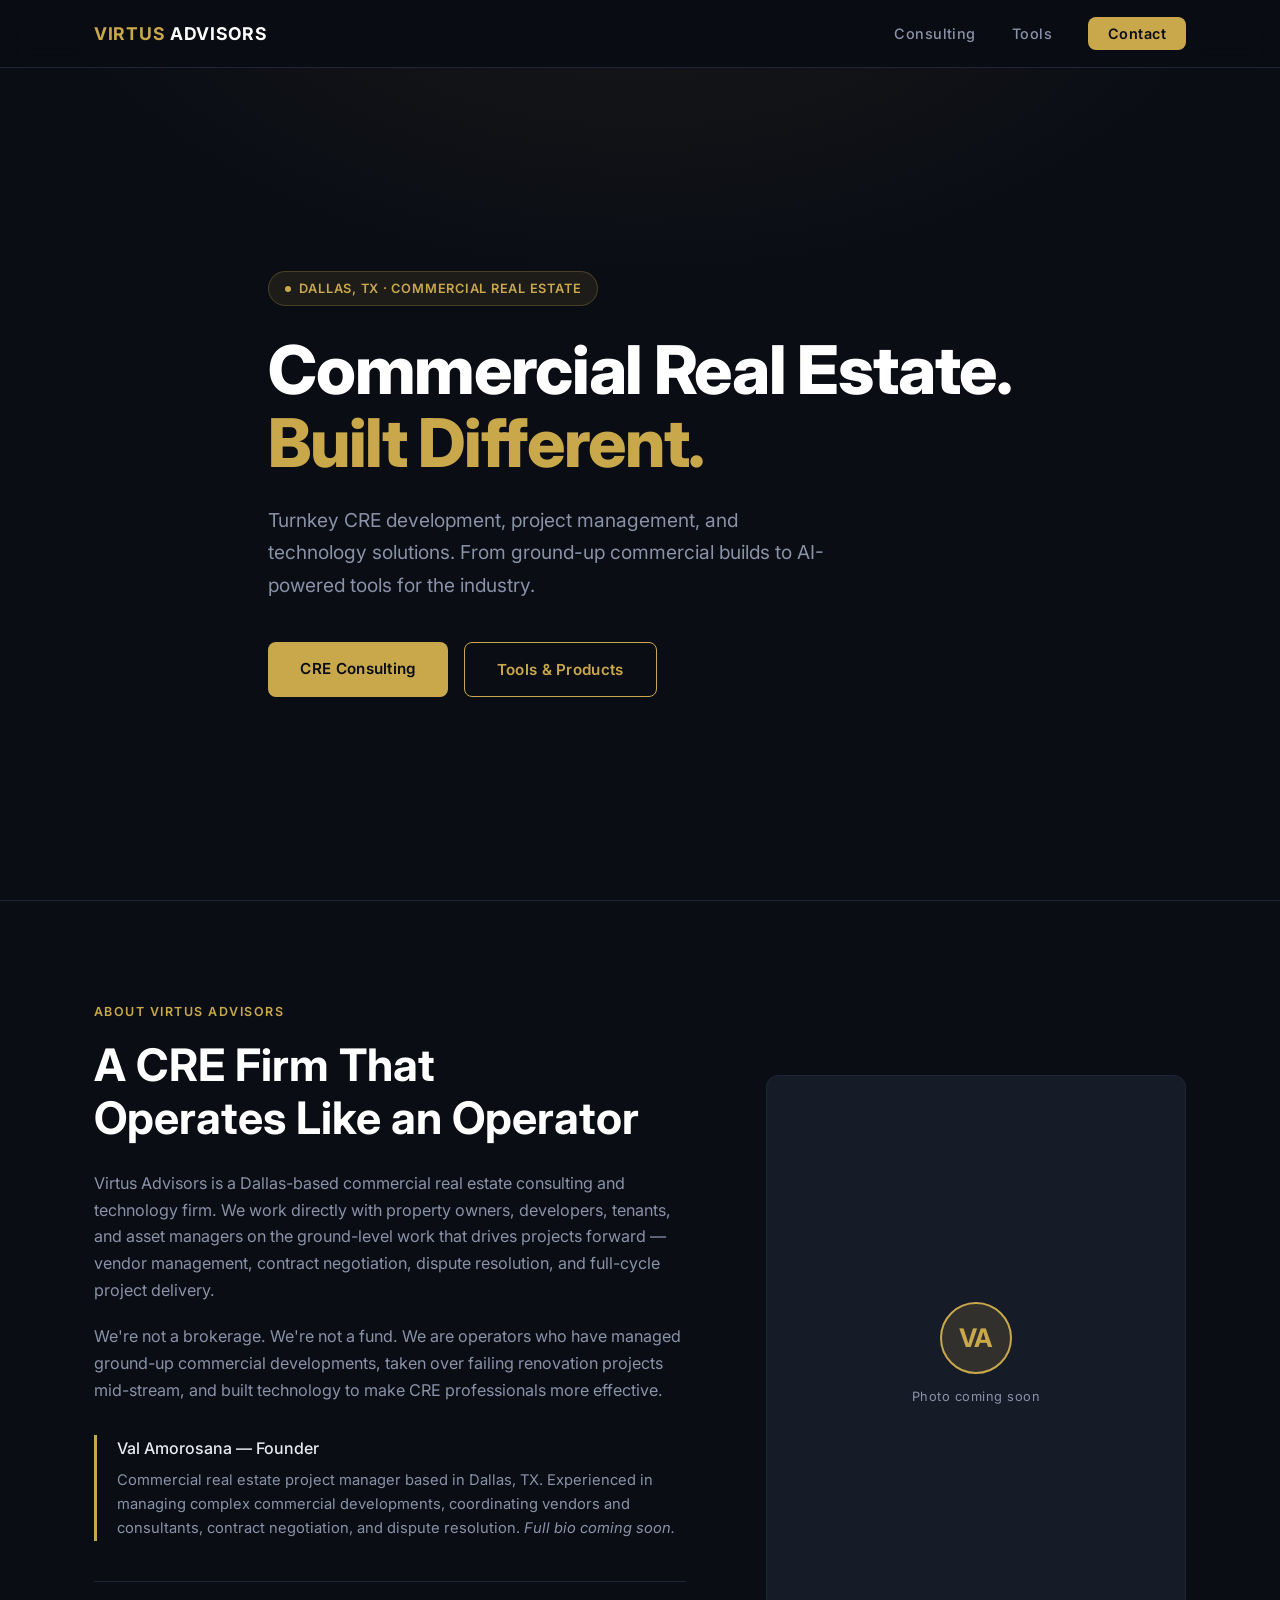
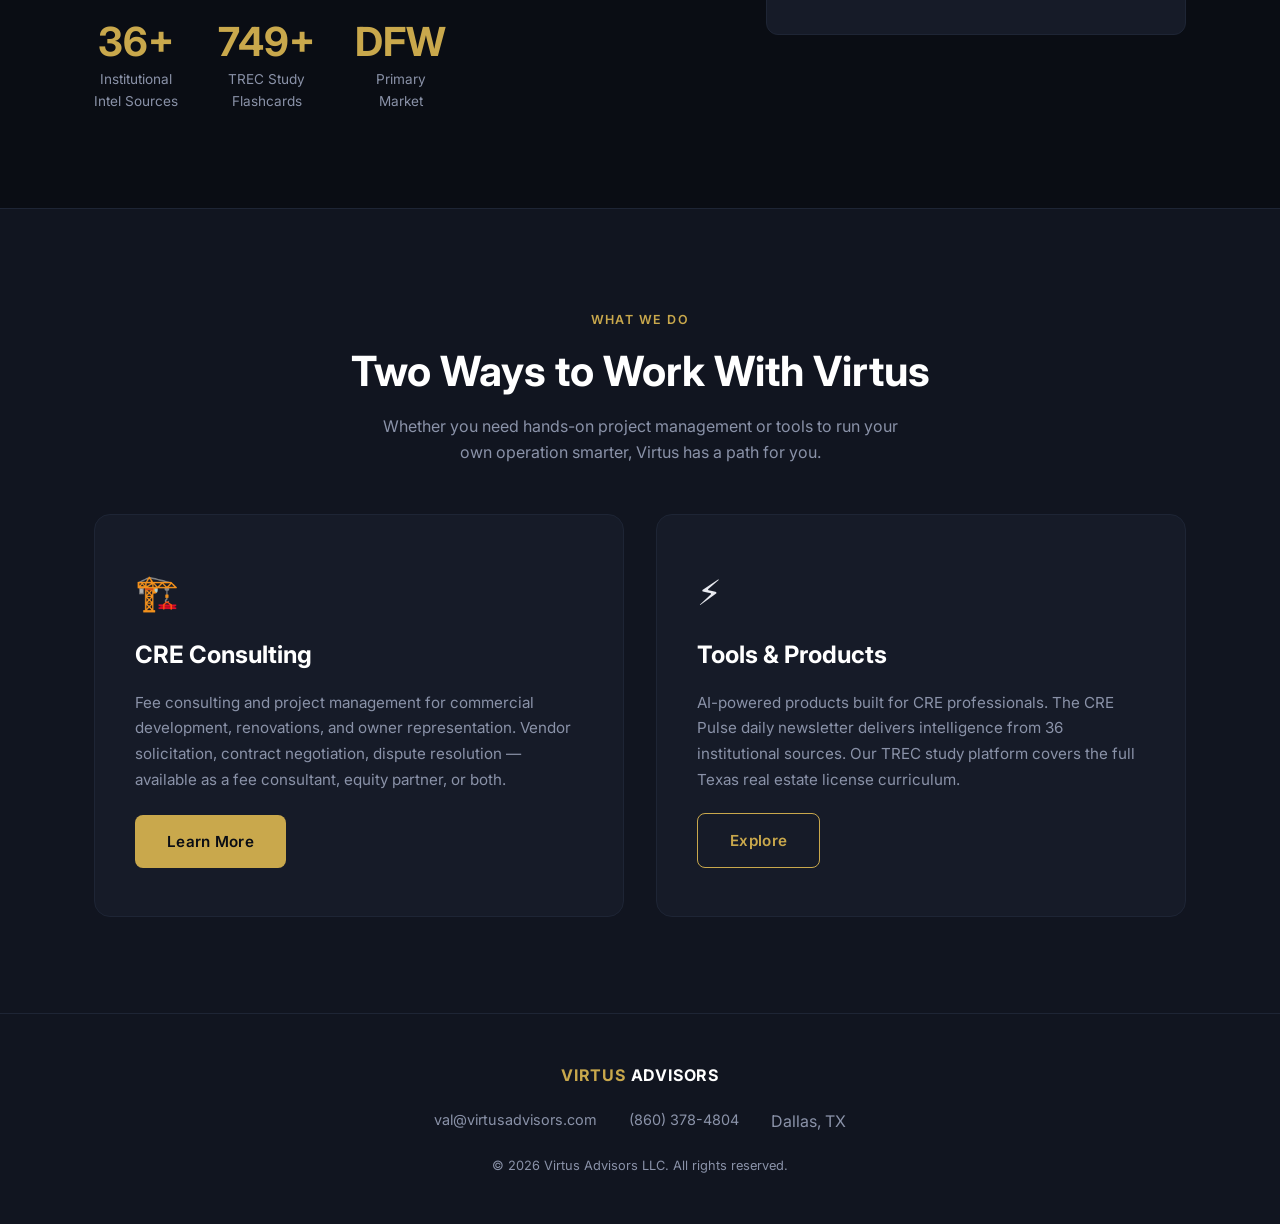
<file: index.html>
<!DOCTYPE html>
<html lang="en">
<head>
  <meta charset="UTF-8" />
  <meta name="viewport" content="width=device-width, initial-scale=1.0" />
  <title>Virtus Advisors — Commercial Real Estate. Built Different.</title>
  <meta name="description" content="Virtus Advisors is a Dallas-based CRE consulting and technology firm offering turnkey development, project management, and AI-powered tools for the commercial real estate industry." />
  <link rel="icon" href="data:image/svg+xml,<svg xmlns='http://www.w3.org/2000/svg' viewBox='0 0 32 32'><rect width='32' height='32' rx='6' fill='%230a0d14'/><text x='50%25' y='50%25' dominant-baseline='central' text-anchor='middle' font-family='system-ui,sans-serif' font-weight='700' font-size='18' fill='%23c9a84c'>VA</text></svg>" />
  <link rel="preconnect" href="https://fonts.googleapis.com" />
  <link rel="preconnect" href="https://fonts.gstatic.com" crossorigin />
  <link href="https://fonts.googleapis.com/css2?family=Inter:wght@400;500;600;700;800&display=swap" rel="stylesheet" />
  <link rel="stylesheet" href="styles.css" />
  <style>
    /* ---- Hero ---- */
    .hero {
      min-height: 100vh;
      display: flex;
      align-items: center;
      background:
        radial-gradient(ellipse 70% 60% at 50% -10%, rgba(201,168,76,0.08) 0%, transparent 70%),
        var(--bg);
      padding-top: var(--nav-h);
    }

    .hero-inner {
      max-width: 820px;
    }

    .hero-label {
      display: inline-flex;
      align-items: center;
      gap: 8px;
      background: rgba(201,168,76,0.1);
      border: 1px solid rgba(201,168,76,0.25);
      border-radius: 20px;
      padding: 6px 16px;
      font-size: 0.8rem;
      font-weight: 600;
      color: var(--gold);
      letter-spacing: 0.06em;
      text-transform: uppercase;
      margin-bottom: 28px;
    }
    .hero-label::before {
      content: '';
      width: 6px;
      height: 6px;
      border-radius: 50%;
      background: var(--gold);
    }

    .hero h1 {
      font-size: clamp(2.6rem, 6vw, 4.2rem);
      font-weight: 800;
      line-height: 1.08;
      margin-bottom: 24px;
      letter-spacing: -0.02em;
    }

    .hero h1 em {
      font-style: normal;
      color: var(--gold);
    }

    .hero-sub {
      font-size: clamp(1rem, 2.5vw, 1.2rem);
      color: var(--text-muted);
      max-width: 560px;
      margin-bottom: 40px;
      line-height: 1.7;
    }

    .hero-actions {
      display: flex;
      gap: 16px;
      flex-wrap: wrap;
    }

    .hero-scroll {
      position: absolute;
      bottom: 40px;
      left: 50%;
      transform: translateX(-50%);
      display: flex;
      flex-direction: column;
      align-items: center;
      gap: 8px;
      color: var(--text-muted);
      font-size: 0.78rem;
      letter-spacing: 0.06em;
      text-transform: uppercase;
      cursor: pointer;
      animation: bounce 2s infinite;
    }
    .hero-scroll::after {
      content: '';
      width: 1px;
      height: 40px;
      background: linear-gradient(to bottom, var(--text-muted), transparent);
    }
    @keyframes bounce {
      0%, 100% { transform: translateX(-50%) translateY(0); }
      50% { transform: translateX(-50%) translateY(6px); }
    }

    /* ---- About ---- */
    .about-grid {
      display: grid;
      grid-template-columns: 1fr 420px;
      gap: 80px;
      align-items: center;
    }

    .headshot-placeholder {
      width: 100%;
      aspect-ratio: 3/4;
      background: var(--bg-card);
      border: 1px solid var(--border);
      border-radius: 12px;
      display: flex;
      flex-direction: column;
      align-items: center;
      justify-content: center;
      gap: 12px;
      color: var(--text-muted);
    }
    .headshot-placeholder .initials {
      width: 72px;
      height: 72px;
      border-radius: 50%;
      background: var(--gold-dim);
      border: 2px solid var(--gold);
      display: flex;
      align-items: center;
      justify-content: center;
      font-size: 1.6rem;
      font-weight: 700;
      color: var(--gold);
    }
    .headshot-placeholder p {
      font-size: 0.8rem;
      letter-spacing: 0.04em;
    }

    .about-content h2 {
      font-size: clamp(1.8rem, 4vw, 2.8rem);
      margin-bottom: 24px;
    }
    .about-content p {
      color: var(--text-muted);
      margin-bottom: 20px;
      font-size: 1.01rem;
    }

    .about-stats {
      display: flex;
      gap: 40px;
      margin-top: 40px;
      padding-top: 40px;
      border-top: 1px solid var(--border);
    }

    @media (max-width: 900px) {
      .about-grid {
        grid-template-columns: 1fr;
        gap: 48px;
      }
      .headshot-placeholder {
        aspect-ratio: 16/9;
        max-height: 280px;
      }
    }

    /* ---- CTA Cards ---- */
    .cta-section {
      background: var(--bg-surface);
    }

    .cta-grid {
      display: grid;
      grid-template-columns: 1fr 1fr;
      gap: 32px;
      margin-top: 48px;
    }

    .cta-card {
      background: var(--bg-card);
      border: 1px solid var(--border);
      border-radius: 16px;
      padding: 48px 40px;
      display: flex;
      flex-direction: column;
      align-items: flex-start;
      gap: 20px;
      transition: all var(--transition);
      position: relative;
      overflow: hidden;
    }
    .cta-card::before {
      content: '';
      position: absolute;
      top: 0;
      left: 0;
      right: 0;
      height: 3px;
      background: var(--gold);
      opacity: 0;
      transition: opacity var(--transition);
    }
    .cta-card:hover {
      border-color: rgba(201,168,76,0.3);
      transform: translateY(-4px);
      box-shadow: 0 16px 48px rgba(0,0,0,0.5);
    }
    .cta-card:hover::before { opacity: 1; }

    .cta-icon {
      font-size: 2.2rem;
    }

    .cta-card h3 {
      font-size: 1.5rem;
    }

    .cta-card p {
      color: var(--text-muted);
      font-size: 0.95rem;
      flex: 1;
      line-height: 1.7;
    }

    @media (max-width: 640px) {
      .cta-grid { grid-template-columns: 1fr; }
      .cta-card { padding: 36px 28px; }
    }
  </style>
</head>
<body>

  <!-- Navigation -->
  <nav class="nav" role="navigation" aria-label="Main navigation">
    <div class="nav-inner">
      <a href="index.html" class="nav-brand"><span>Virtus</span> Advisors</a>
      <button class="nav-toggle" aria-label="Toggle menu" aria-expanded="false">
        <span></span><span></span><span></span>
      </button>
      <ul class="nav-links">
        <li><a href="consulting.html">Consulting</a></li>
        <li><a href="tools.html">Tools</a></li>
        <li><a href="contact.html" class="nav-cta">Contact</a></li>
      </ul>
    </div>
  </nav>

  <!-- Hero -->
  <section class="hero" id="top">
    <div class="container" style="position:relative;">
      <div class="hero-inner">
        <div class="hero-label">Dallas, TX · Commercial Real Estate</div>
        <h1>Commercial Real Estate.<br /><em>Built Different.</em></h1>
        <p class="hero-sub">
          Turnkey CRE development, project management, and technology solutions.
          From ground-up commercial builds to AI-powered tools for the industry.
        </p>
        <div class="hero-actions">
          <a href="consulting.html" class="btn btn-primary">CRE Consulting</a>
          <a href="tools.html" class="btn btn-outline">Tools &amp; Products</a>
        </div>
      </div>
    </div>
  </section>

  <div class="divider"></div>

  <!-- About -->
  <section class="section" id="about">
    <div class="container">
      <div class="about-grid">

        <div class="about-content">
          <div class="eyebrow">About Virtus Advisors</div>
          <h2>A CRE Firm That<br />Operates Like an Operator</h2>
          <p>
            Virtus Advisors is a Dallas-based commercial real estate consulting and technology firm.
            We work directly with property owners, developers, tenants, and asset managers on the
            ground-level work that drives projects forward — vendor management, contract negotiation,
            dispute resolution, and full-cycle project delivery.
          </p>
          <p>
            We're not a brokerage. We're not a fund. We are operators who have managed ground-up
            commercial developments, taken over failing renovation projects mid-stream, and built
            technology to make CRE professionals more effective.
          </p>

          <div class="highlight-bar mt-32" style="margin-top:32px;">
            <p style="font-size:1rem; color: var(--text); font-weight:500; margin-bottom:6px;">Val Amorosana — Founder</p>
            <p style="color: var(--text-muted); font-size:0.92rem; margin-bottom:0;">
              Commercial real estate project manager based in Dallas, TX. Experienced in managing
              complex commercial developments, coordinating vendors and consultants, contract
              negotiation, and dispute resolution. <em style="color:var(--text-muted);">Full bio coming soon.</em>
            </p>
          </div>

          <div class="about-stats">
            <div class="stat-block">
              <div class="stat-num">36+</div>
              <div class="stat-label">Institutional<br />Intel Sources</div>
            </div>
            <div class="stat-block">
              <div class="stat-num">749+</div>
              <div class="stat-label">TREC Study<br />Flashcards</div>
            </div>
            <div class="stat-block">
              <div class="stat-num">DFW</div>
              <div class="stat-label">Primary<br />Market</div>
            </div>
          </div>
        </div>

        <div class="headshot-placeholder">
          <div class="initials">VA</div>
          <p>Photo coming soon</p>
        </div>

      </div>
    </div>
  </section>

  <div class="divider"></div>

  <!-- Two-Path CTA -->
  <section class="section cta-section" id="services">
    <div class="container">
      <div class="text-center">
        <div class="eyebrow">What We Do</div>
        <h2 style="font-size: clamp(1.8rem, 4vw, 2.6rem);">Two Ways to Work With Virtus</h2>
        <p style="color: var(--text-muted); max-width: 540px; margin: 16px auto 0; font-size: 1rem;">
          Whether you need hands-on project management or tools to run your own operation smarter,
          Virtus has a path for you.
        </p>
      </div>

      <div class="cta-grid">

        <div class="cta-card">
          <div class="cta-icon">🏗️</div>
          <h3>CRE Consulting</h3>
          <p>
            Fee consulting and project management for commercial development, renovations,
            and owner representation. Vendor solicitation, contract negotiation, dispute
            resolution — available as a fee consultant, equity partner, or both.
          </p>
          <a href="consulting.html" class="btn btn-primary">Learn More</a>
        </div>

        <div class="cta-card">
          <div class="cta-icon">⚡</div>
          <h3>Tools &amp; Products</h3>
          <p>
            AI-powered products built for CRE professionals. The CRE Pulse daily newsletter
            delivers intelligence from 36 institutional sources. Our TREC study platform
            covers the full Texas real estate license curriculum.
          </p>
          <a href="tools.html" class="btn btn-outline">Explore</a>
        </div>

      </div>
    </div>
  </section>

  <!-- Footer -->
  <footer class="footer">
    <div class="container">
      <div class="footer-inner">
        <div class="footer-brand"><span>Virtus</span> Advisors</div>
        <div class="footer-contact">
          <a href="mailto:val@virtusadvisors.com">val@virtusadvisors.com</a>
          <a href="tel:+18603784804">(860) 378-4804</a>
          <span style="color:var(--text-muted);">Dallas, TX</span>
        </div>
        <div class="footer-copy">
          &copy; 2026 Virtus Advisors LLC. All rights reserved.
        </div>
      </div>
    </div>
  </footer>

  <script>
    // Mobile nav toggle
    const toggle = document.querySelector('.nav-toggle');
    const links  = document.querySelector('.nav-links');
    toggle.addEventListener('click', () => {
      const open = links.classList.toggle('open');
      toggle.classList.toggle('open', open);
      toggle.setAttribute('aria-expanded', open);
    });
    // Close on link click
    links.querySelectorAll('a').forEach(a => {
      a.addEventListener('click', () => {
        links.classList.remove('open');
        toggle.classList.remove('open');
        toggle.setAttribute('aria-expanded', false);
      });
    });
    // Active nav
    document.querySelectorAll('.nav-links a').forEach(a => {
      if (a.getAttribute('href') === 'index.html' || a.getAttribute('href') === '/') {
        a.classList.add('active');
      }
    });
  </script>
</body>
</html>
</file>
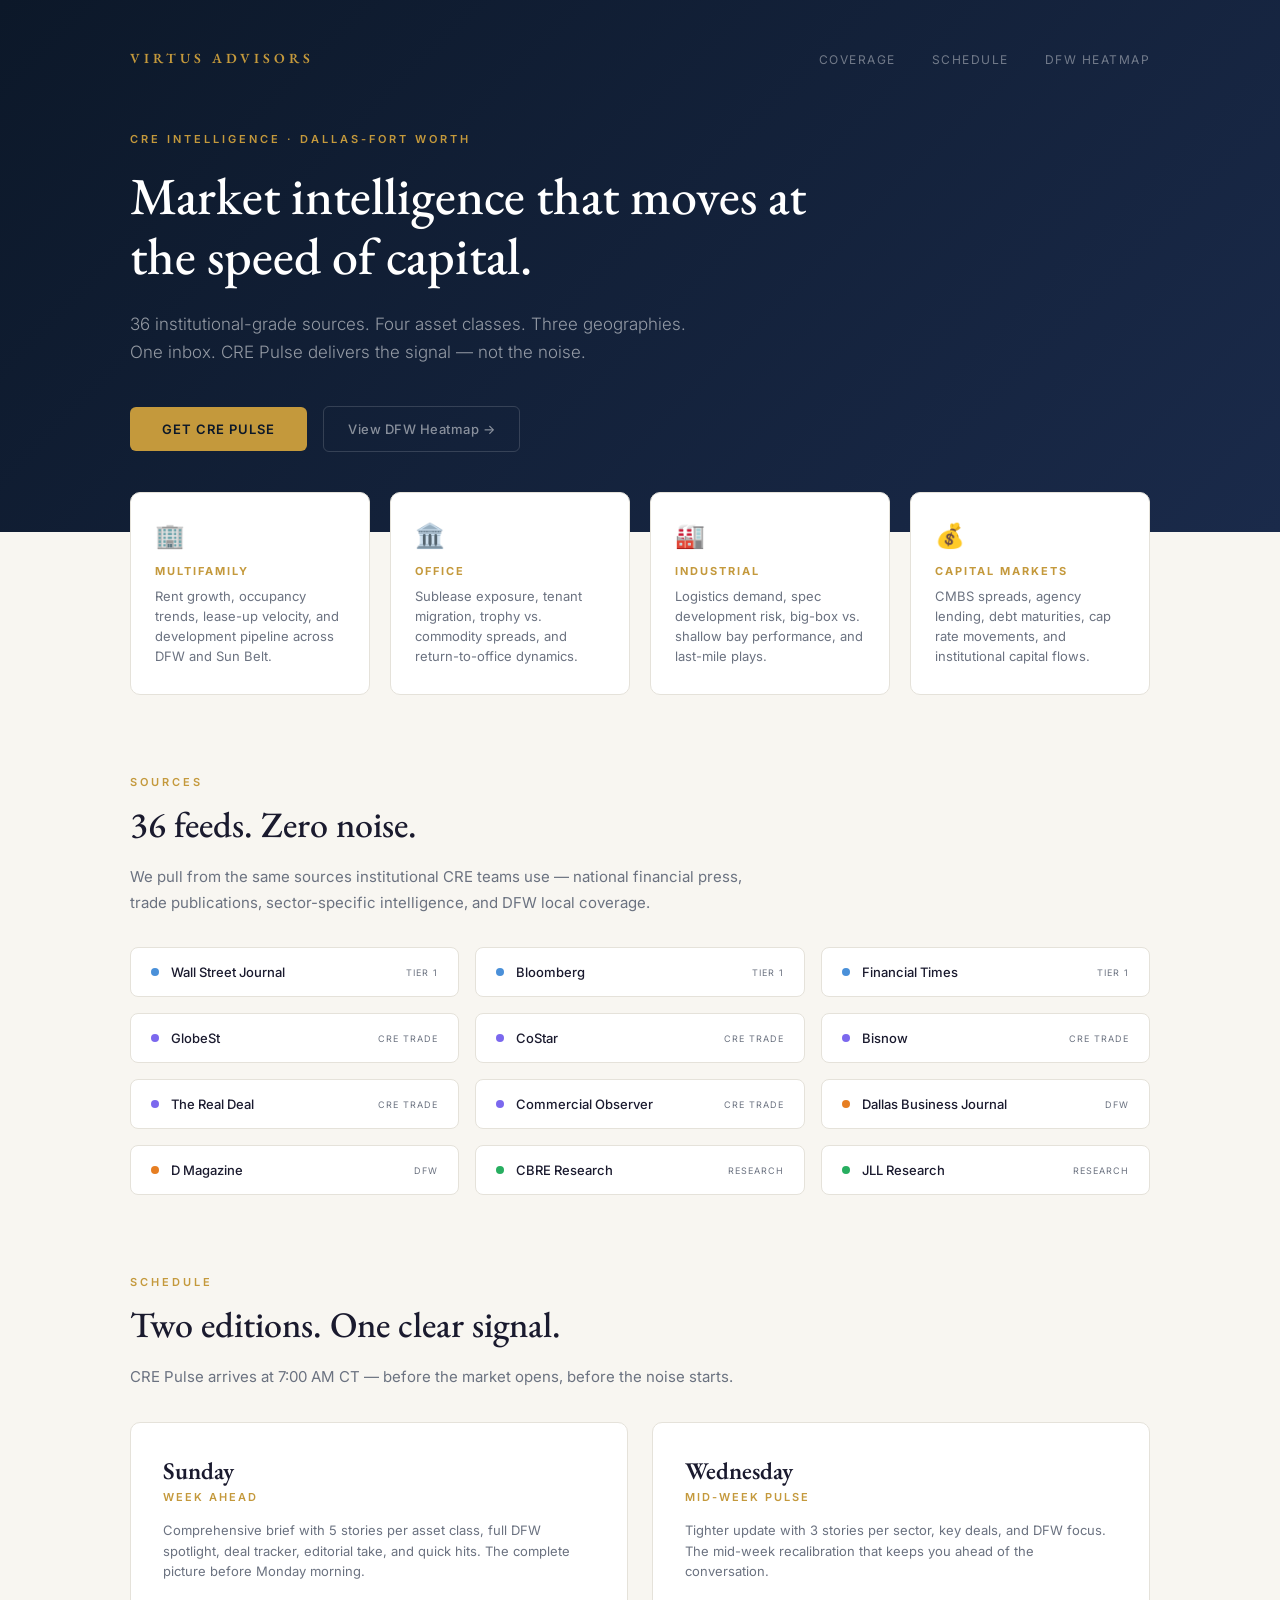
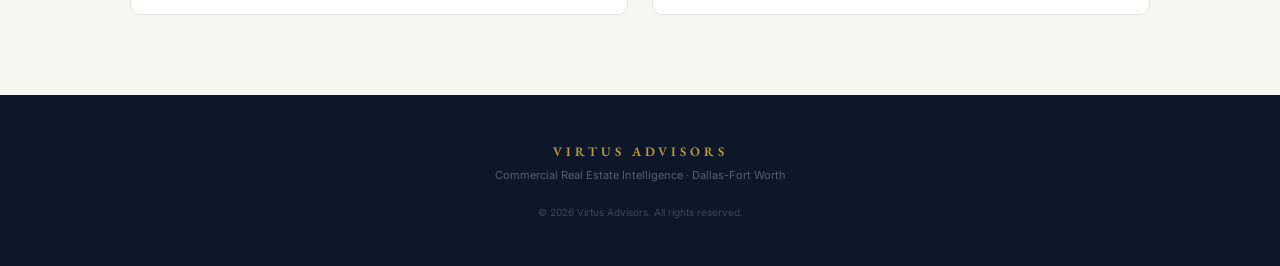
<file: website/index.html>
<!DOCTYPE html>
<html lang="en">
<head>
<meta charset="utf-8">
<meta name="viewport" content="width=device-width, initial-scale=1.0">
<title>Virtus Advisors — CRE Intelligence</title>
<meta name="description" content="DFW-focused commercial real estate intelligence. Multifamily, Office, Industrial, and Capital Markets analysis delivered to your inbox.">
<link rel="preconnect" href="https://fonts.googleapis.com">
<link href="https://fonts.googleapis.com/css2?family=EB+Garamond:wght@400;500;600;700&family=Inter:wght@300;400;500;600;700&display=swap" rel="stylesheet">
<style>
  :root {
    --navy: #0C1829;
    --navy-light: #1A2A4A;
    --gold: #C4993C;
    --gold-light: rgba(196,153,60,0.15);
    --cream: #F8F6F1;
    --white: #FFFFFF;
    --text: #1A1A2E;
    --text-muted: #6B7280;
    --border: #E5E2DA;
  }

  * { margin: 0; padding: 0; box-sizing: border-box; }
  
  body {
    font-family: 'Inter', sans-serif;
    background: var(--cream);
    color: var(--text);
    -webkit-font-smoothing: antialiased;
  }

  /* ── HEADER ── */
  header {
    background: linear-gradient(135deg, var(--navy) 0%, var(--navy-light) 100%);
    padding: 0;
  }

  .header-inner {
    max-width: 1100px;
    margin: 0 auto;
    padding: 48px 40px 80px;
  }

  .logo-bar {
    display: flex;
    justify-content: space-between;
    align-items: center;
    margin-bottom: 64px;
  }

  .logo {
    font-family: 'EB Garamond', serif;
    font-size: 14px;
    letter-spacing: 4px;
    color: var(--gold);
    font-weight: 600;
  }

  .nav-links a {
    font-size: 12px;
    letter-spacing: 1.5px;
    color: rgba(255,255,255,0.4);
    text-decoration: none;
    margin-left: 32px;
    transition: color 0.2s;
  }
  .nav-links a:hover { color: var(--gold); }

  .hero-content {
    max-width: 680px;
  }

  .hero-tag {
    font-size: 11px;
    letter-spacing: 3px;
    color: var(--gold);
    font-weight: 600;
    margin-bottom: 20px;
  }

  h1 {
    font-family: 'EB Garamond', serif;
    font-size: 52px;
    font-weight: 500;
    color: var(--white);
    line-height: 1.15;
    margin-bottom: 24px;
  }

  .hero-sub {
    font-size: 17px;
    line-height: 1.65;
    color: rgba(255,255,255,0.55);
    font-weight: 300;
    max-width: 560px;
    margin-bottom: 40px;
  }

  .cta-row {
    display: flex;
    gap: 16px;
    align-items: center;
    flex-wrap: wrap;
  }

  .btn-primary {
    display: inline-block;
    background: var(--gold);
    color: var(--navy);
    font-size: 13px;
    font-weight: 600;
    letter-spacing: 1px;
    padding: 14px 32px;
    border-radius: 6px;
    text-decoration: none;
    transition: all 0.2s;
  }
  .btn-primary:hover { background: #D4A94C; transform: translateY(-1px); }

  .btn-ghost {
    display: inline-block;
    color: rgba(255,255,255,0.5);
    font-size: 13px;
    font-weight: 500;
    letter-spacing: 0.5px;
    padding: 14px 24px;
    border: 1px solid rgba(255,255,255,0.15);
    border-radius: 6px;
    text-decoration: none;
    transition: all 0.2s;
  }
  .btn-ghost:hover { border-color: var(--gold); color: var(--gold); }

  /* ── FEATURES ── */
  .features {
    max-width: 1100px;
    margin: -40px auto 0;
    padding: 0 40px;
    display: grid;
    grid-template-columns: repeat(4, 1fr);
    gap: 20px;
  }

  .feature-card {
    background: var(--white);
    border-radius: 10px;
    padding: 28px 24px;
    border: 1px solid var(--border);
    transition: transform 0.2s, box-shadow 0.2s;
  }
  .feature-card:hover {
    transform: translateY(-3px);
    box-shadow: 0 8px 24px rgba(12,24,41,0.08);
  }

  .feature-icon {
    font-size: 24px;
    margin-bottom: 14px;
  }

  .feature-title {
    font-size: 11px;
    letter-spacing: 2px;
    color: var(--gold);
    font-weight: 700;
    margin-bottom: 8px;
  }

  .feature-desc {
    font-size: 13px;
    line-height: 1.55;
    color: var(--text-muted);
  }

  /* ── BODY SECTIONS ── */
  .section {
    max-width: 1100px;
    margin: 80px auto;
    padding: 0 40px;
  }

  .section-label {
    font-size: 11px;
    letter-spacing: 3px;
    color: var(--gold);
    font-weight: 600;
    margin-bottom: 12px;
  }

  .section h2 {
    font-family: 'EB Garamond', serif;
    font-size: 36px;
    font-weight: 500;
    color: var(--text);
    margin-bottom: 16px;
  }

  .section p {
    font-size: 15px;
    line-height: 1.7;
    color: var(--text-muted);
    max-width: 640px;
  }

  .source-grid {
    display: grid;
    grid-template-columns: repeat(3, 1fr);
    gap: 16px;
    margin-top: 32px;
  }

  .source-item {
    background: var(--white);
    border: 1px solid var(--border);
    border-radius: 8px;
    padding: 16px 20px;
    display: flex;
    align-items: center;
    gap: 12px;
  }

  .source-dot {
    width: 8px;
    height: 8px;
    border-radius: 50%;
    flex-shrink: 0;
  }

  .source-name {
    font-size: 13px;
    font-weight: 500;
    color: var(--text);
  }

  .source-tag {
    font-size: 9px;
    letter-spacing: 1px;
    color: var(--text-muted);
    margin-left: auto;
    text-transform: uppercase;
  }

  /* ── SCHEDULE ── */
  .schedule-cards {
    display: grid;
    grid-template-columns: 1fr 1fr;
    gap: 24px;
    margin-top: 32px;
  }

  .schedule-card {
    background: var(--white);
    border: 1px solid var(--border);
    border-radius: 10px;
    padding: 32px;
  }

  .schedule-day {
    font-family: 'EB Garamond', serif;
    font-size: 24px;
    font-weight: 600;
    color: var(--text);
    margin-bottom: 4px;
  }

  .schedule-type {
    font-size: 11px;
    letter-spacing: 2px;
    color: var(--gold);
    font-weight: 600;
    margin-bottom: 16px;
  }

  .schedule-detail {
    font-size: 13px;
    line-height: 1.6;
    color: var(--text-muted);
  }

  /* ── FOOTER ── */
  footer {
    background: var(--navy);
    padding: 48px 40px;
    text-align: center;
  }

  .footer-logo {
    font-family: 'EB Garamond', serif;
    font-size: 13px;
    letter-spacing: 4px;
    color: var(--gold);
    font-weight: 600;
    margin-bottom: 8px;
  }

  .footer-sub {
    font-size: 11px;
    color: rgba(255,255,255,0.3);
    margin-bottom: 24px;
  }

  .footer-copy {
    font-size: 10px;
    color: rgba(255,255,255,0.2);
  }

  /* ── RESPONSIVE ── */
  @media (max-width: 768px) {
    .features { grid-template-columns: 1fr 1fr; }
    .source-grid { grid-template-columns: 1fr; }
    .schedule-cards { grid-template-columns: 1fr; }
    h1 { font-size: 36px; }
    .nav-links { display: none; }
    .header-inner { padding: 32px 24px 60px; }
    .section { padding: 0 24px; }
  }

  @media (max-width: 480px) {
    .features { grid-template-columns: 1fr; }
    h1 { font-size: 28px; }
  }
</style>
</head>
<body>

<header>
  <div class="header-inner">
    <div class="logo-bar">
      <div class="logo">VIRTUS ADVISORS</div>
      <div class="nav-links">
        <a href="#coverage">COVERAGE</a>
        <a href="#schedule">SCHEDULE</a>
        <a href="heatmap.html">DFW HEATMAP</a>
      </div>
    </div>
    <div class="hero-content">
      <div class="hero-tag">CRE INTELLIGENCE · DALLAS-FORT WORTH</div>
      <h1>Market intelligence that moves at the speed of capital.</h1>
      <p class="hero-sub">36 institutional-grade sources. Four asset classes. Three geographies. One inbox. CRE Pulse delivers the signal — not the noise.</p>
      <div class="cta-row">
        <a href="mailto:vamorosana@smu.edu?subject=CRE%20Pulse%20Inquiry" class="btn-primary">GET CRE PULSE</a>
        <a href="heatmap.html" class="btn-ghost">View DFW Heatmap →</a>
      </div>
    </div>
  </div>
</header>

<div class="features">
  <div class="feature-card">
    <div class="feature-icon">🏢</div>
    <div class="feature-title">MULTIFAMILY</div>
    <div class="feature-desc">Rent growth, occupancy trends, lease-up velocity, and development pipeline across DFW and Sun Belt.</div>
  </div>
  <div class="feature-card">
    <div class="feature-icon">🏛️</div>
    <div class="feature-title">OFFICE</div>
    <div class="feature-desc">Sublease exposure, tenant migration, trophy vs. commodity spreads, and return-to-office dynamics.</div>
  </div>
  <div class="feature-card">
    <div class="feature-icon">🏭</div>
    <div class="feature-title">INDUSTRIAL</div>
    <div class="feature-desc">Logistics demand, spec development risk, big-box vs. shallow bay performance, and last-mile plays.</div>
  </div>
  <div class="feature-card">
    <div class="feature-icon">💰</div>
    <div class="feature-title">CAPITAL MARKETS</div>
    <div class="feature-desc">CMBS spreads, agency lending, debt maturities, cap rate movements, and institutional capital flows.</div>
  </div>
</div>

<div class="section" id="coverage">
  <div class="section-label">SOURCES</div>
  <h2>36 feeds. Zero noise.</h2>
  <p>We pull from the same sources institutional CRE teams use — national financial press, trade publications, sector-specific intelligence, and DFW local coverage.</p>
  
  <div class="source-grid">
    <div class="source-item">
      <div class="source-dot" style="background:#4A90D9;"></div>
      <div class="source-name">Wall Street Journal</div>
      <div class="source-tag">Tier 1</div>
    </div>
    <div class="source-item">
      <div class="source-dot" style="background:#4A90D9;"></div>
      <div class="source-name">Bloomberg</div>
      <div class="source-tag">Tier 1</div>
    </div>
    <div class="source-item">
      <div class="source-dot" style="background:#4A90D9;"></div>
      <div class="source-name">Financial Times</div>
      <div class="source-tag">Tier 1</div>
    </div>
    <div class="source-item">
      <div class="source-dot" style="background:#7B68EE;"></div>
      <div class="source-name">GlobeSt</div>
      <div class="source-tag">CRE Trade</div>
    </div>
    <div class="source-item">
      <div class="source-dot" style="background:#7B68EE;"></div>
      <div class="source-name">CoStar</div>
      <div class="source-tag">CRE Trade</div>
    </div>
    <div class="source-item">
      <div class="source-dot" style="background:#7B68EE;"></div>
      <div class="source-name">Bisnow</div>
      <div class="source-tag">CRE Trade</div>
    </div>
    <div class="source-item">
      <div class="source-dot" style="background:#7B68EE;"></div>
      <div class="source-name">The Real Deal</div>
      <div class="source-tag">CRE Trade</div>
    </div>
    <div class="source-item">
      <div class="source-dot" style="background:#7B68EE;"></div>
      <div class="source-name">Commercial Observer</div>
      <div class="source-tag">CRE Trade</div>
    </div>
    <div class="source-item">
      <div class="source-dot" style="background:#E67E22;"></div>
      <div class="source-name">Dallas Business Journal</div>
      <div class="source-tag">DFW</div>
    </div>
    <div class="source-item">
      <div class="source-dot" style="background:#E67E22;"></div>
      <div class="source-name">D Magazine</div>
      <div class="source-tag">DFW</div>
    </div>
    <div class="source-item">
      <div class="source-dot" style="background:#27AE60;"></div>
      <div class="source-name">CBRE Research</div>
      <div class="source-tag">Research</div>
    </div>
    <div class="source-item">
      <div class="source-dot" style="background:#27AE60;"></div>
      <div class="source-name">JLL Research</div>
      <div class="source-tag">Research</div>
    </div>
  </div>
</div>

<div class="section" id="schedule">
  <div class="section-label">SCHEDULE</div>
  <h2>Two editions. One clear signal.</h2>
  <p>CRE Pulse arrives at 7:00 AM CT — before the market opens, before the noise starts.</p>

  <div class="schedule-cards">
    <div class="schedule-card">
      <div class="schedule-day">Sunday</div>
      <div class="schedule-type">WEEK AHEAD</div>
      <div class="schedule-detail">Comprehensive brief with 5 stories per asset class, full DFW spotlight, deal tracker, editorial take, and quick hits. The complete picture before Monday morning.</div>
    </div>
    <div class="schedule-card">
      <div class="schedule-day">Wednesday</div>
      <div class="schedule-type">MID-WEEK PULSE</div>
      <div class="schedule-detail">Tighter update with 3 stories per sector, key deals, and DFW focus. The mid-week recalibration that keeps you ahead of the conversation.</div>
    </div>
  </div>
</div>

<footer>
  <div class="footer-logo">VIRTUS ADVISORS</div>
  <div class="footer-sub">Commercial Real Estate Intelligence · Dallas-Fort Worth</div>
  <div class="footer-copy">&copy; 2026 Virtus Advisors. All rights reserved.</div>
</footer>

</body>
</html>
</file>
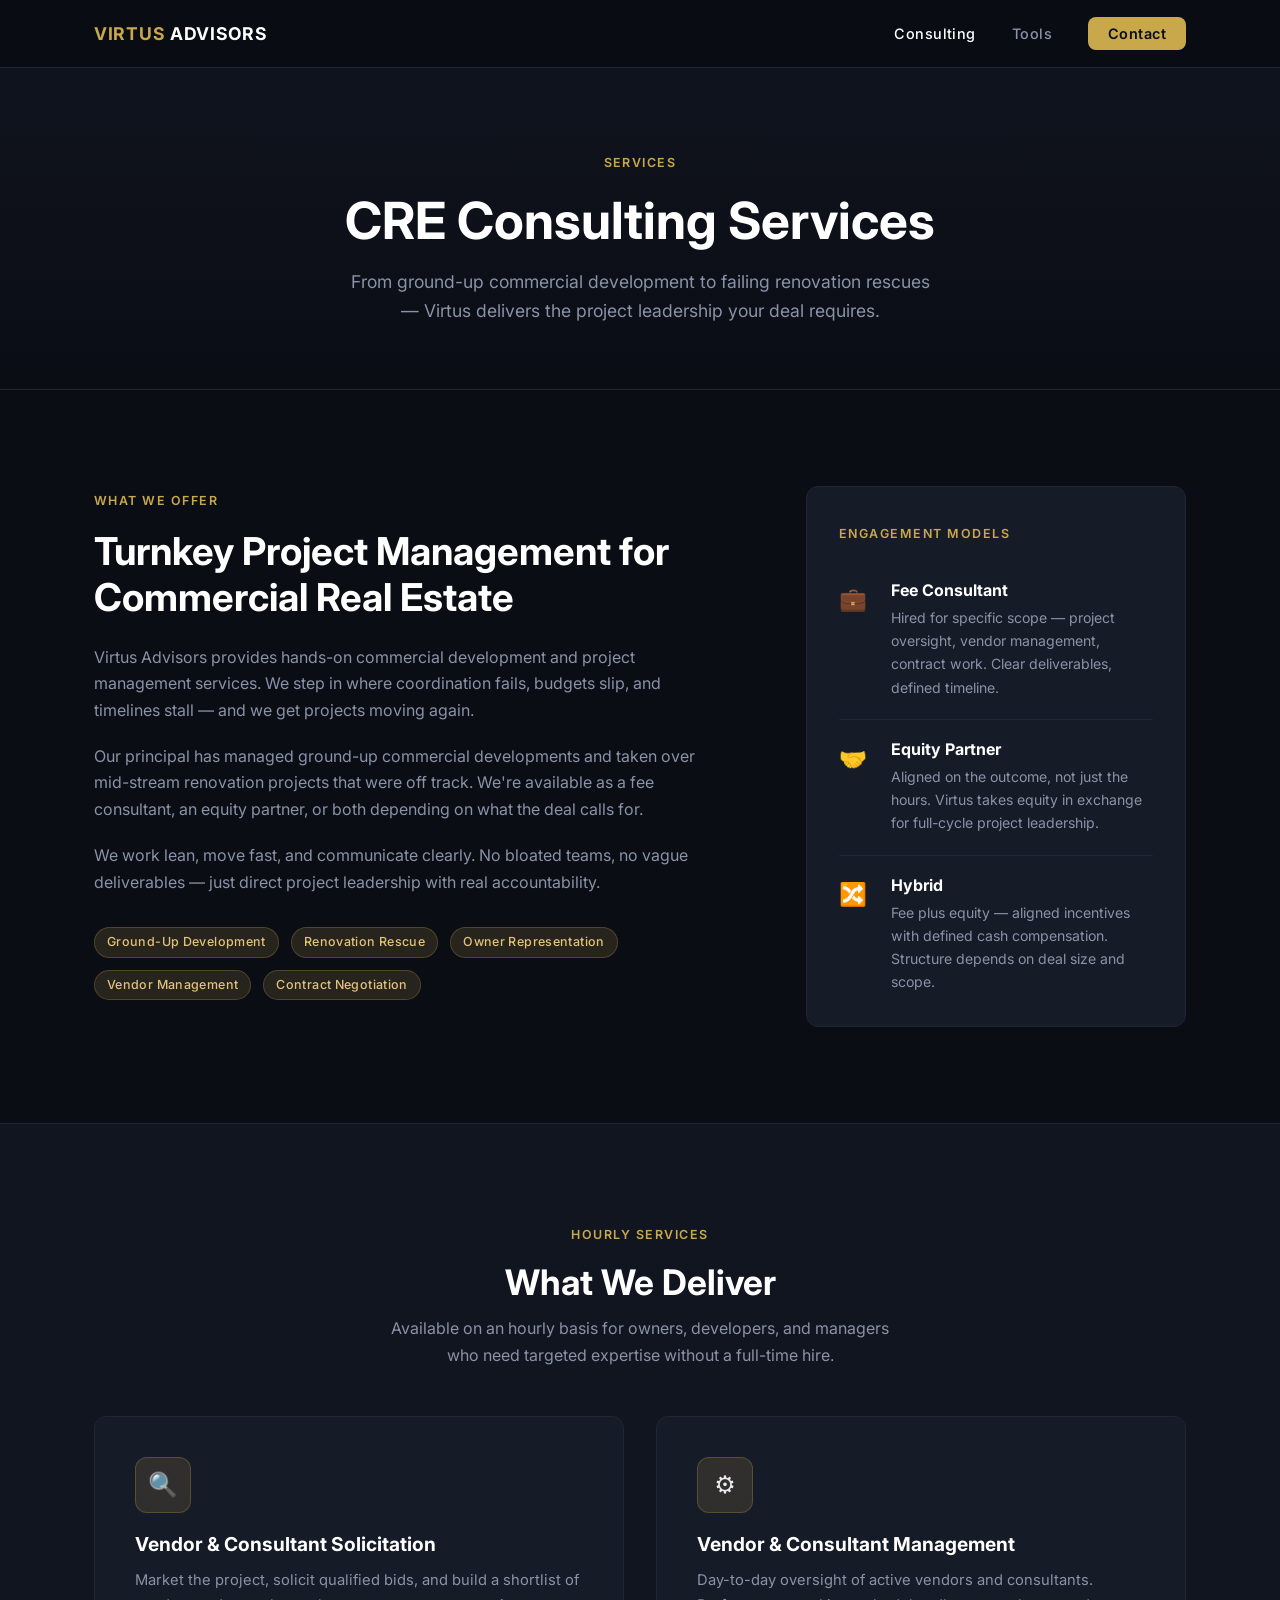
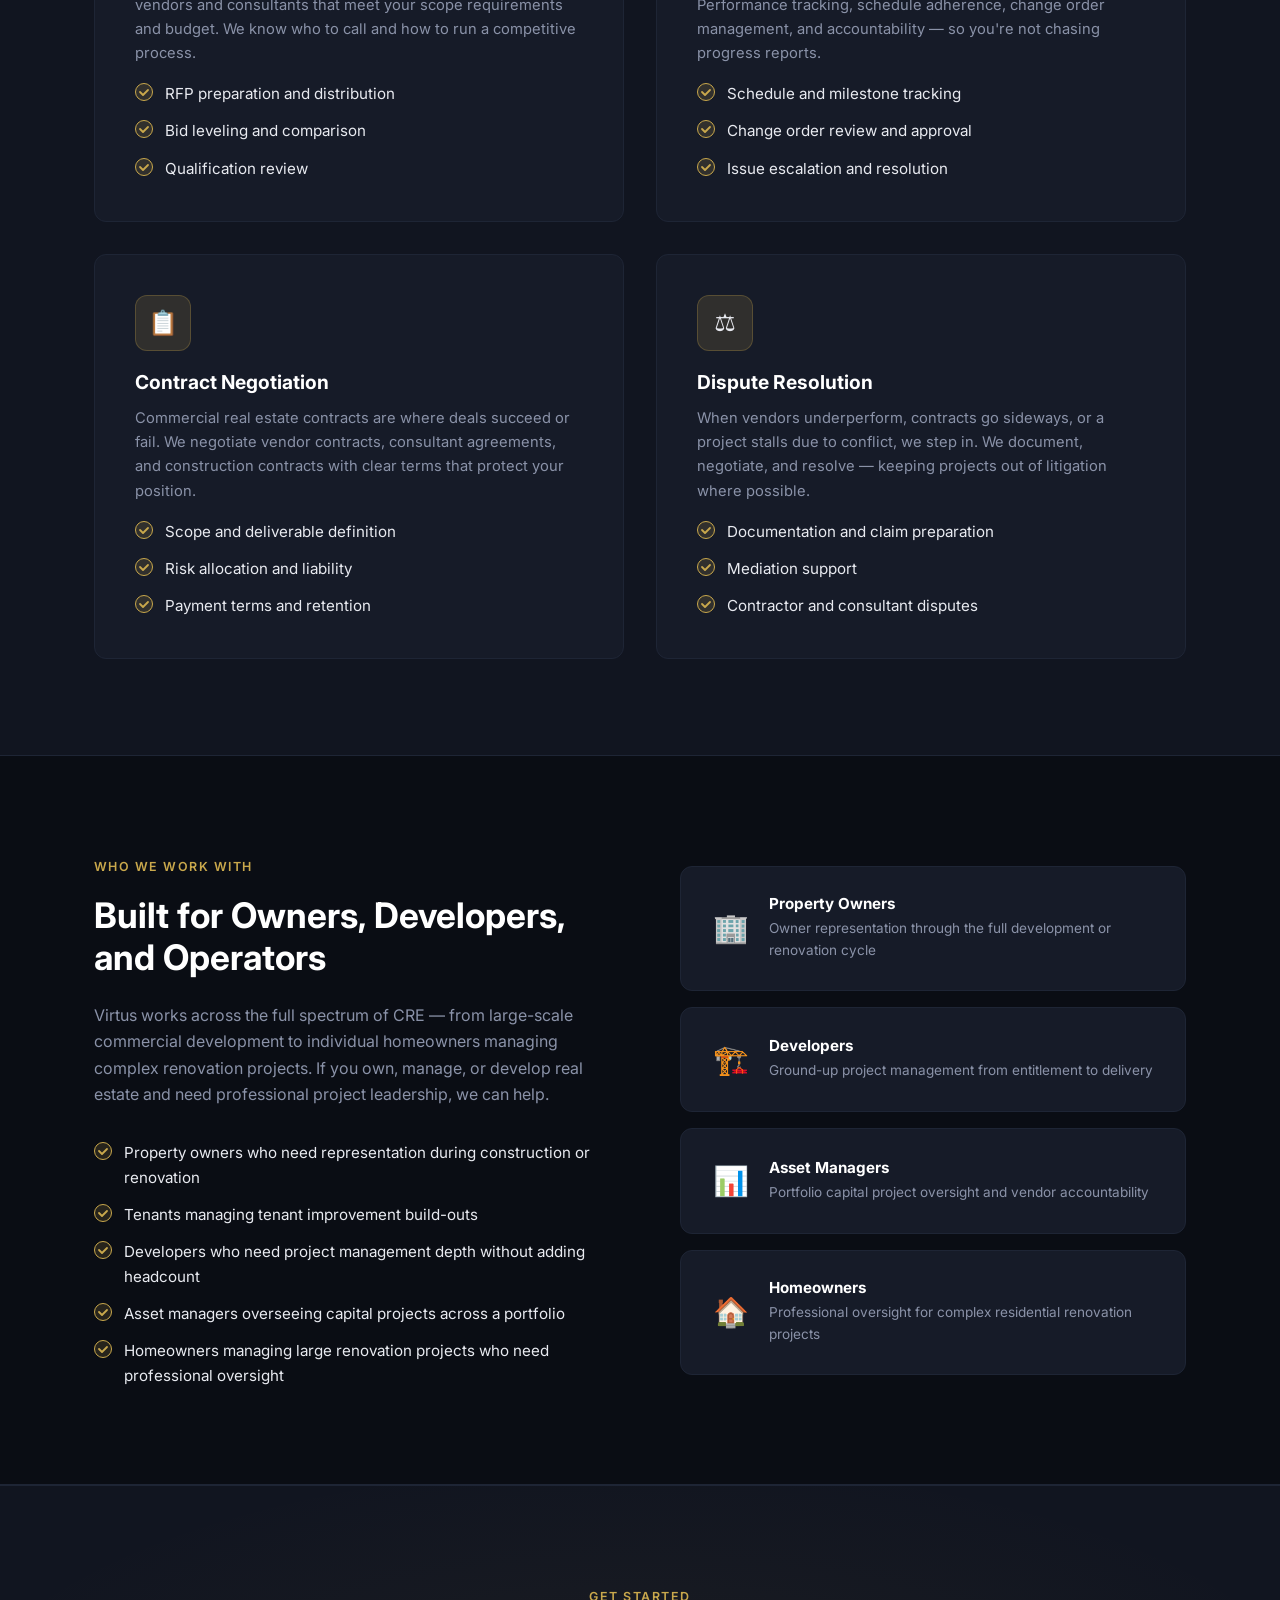
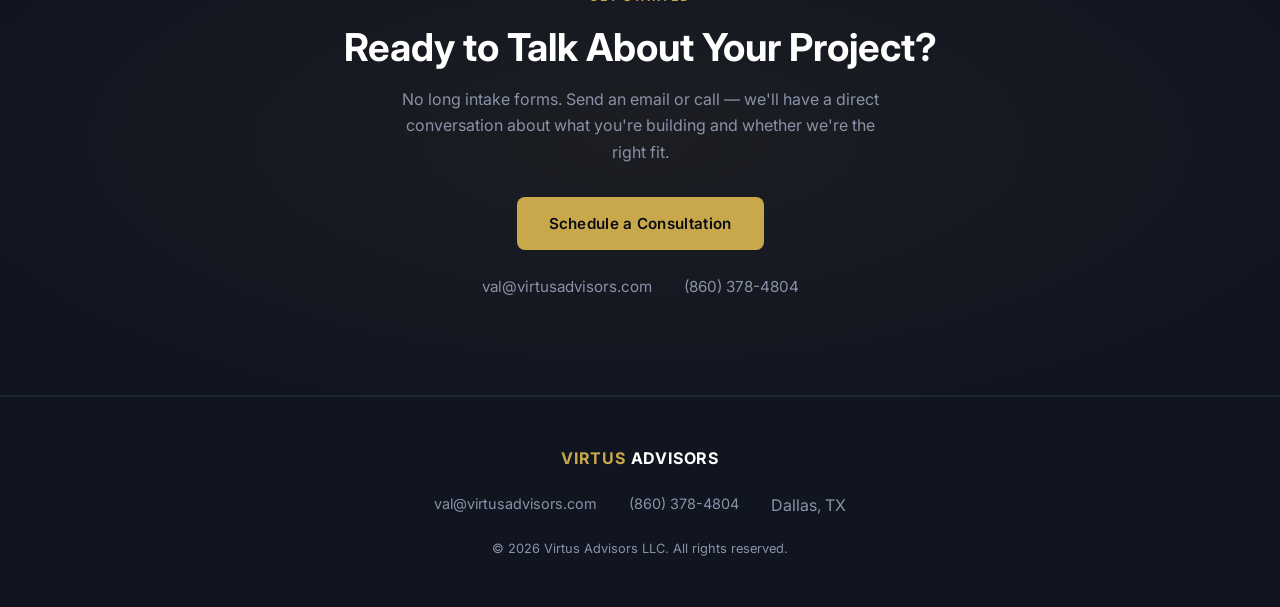
<file: consulting.html>
<!DOCTYPE html>
<html lang="en">
<head>
  <meta charset="UTF-8" />
  <meta name="viewport" content="width=device-width, initial-scale=1.0" />
  <title>CRE Consulting Services — Virtus Advisors</title>
  <meta name="description" content="Virtus Advisors offers turnkey commercial real estate consulting — project management, vendor coordination, contract negotiation, and dispute resolution. Based in Dallas, TX." />
  <link rel="icon" href="data:image/svg+xml,<svg xmlns='http://www.w3.org/2000/svg' viewBox='0 0 32 32'><rect width='32' height='32' rx='6' fill='%230a0d14'/><text x='50%25' y='50%25' dominant-baseline='central' text-anchor='middle' font-family='system-ui,sans-serif' font-weight='700' font-size='18' fill='%23c9a84c'>VA</text></svg>" />
  <link rel="preconnect" href="https://fonts.googleapis.com" />
  <link rel="preconnect" href="https://fonts.gstatic.com" crossorigin />
  <link href="https://fonts.googleapis.com/css2?family=Inter:wght@400;500;600;700;800&display=swap" rel="stylesheet" />
  <link rel="stylesheet" href="styles.css" />
  <style>
    /* ---- Process Steps ---- */
    .process-steps {
      display: flex;
      flex-direction: column;
      gap: 0;
      position: relative;
    }
    .process-steps::before {
      content: '';
      position: absolute;
      left: 22px;
      top: 48px;
      bottom: 48px;
      width: 2px;
      background: linear-gradient(to bottom, var(--gold), transparent);
      z-index: 0;
    }
    .step {
      display: flex;
      gap: 28px;
      align-items: flex-start;
      padding: 28px 0;
      position: relative;
      z-index: 1;
    }
    .step-num {
      min-width: 44px;
      width: 44px;
      height: 44px;
      border-radius: 50%;
      background: var(--gold-dim);
      border: 2px solid var(--gold);
      display: flex;
      align-items: center;
      justify-content: center;
      font-size: 0.9rem;
      font-weight: 700;
      color: var(--gold);
    }
    .step-body h4 {
      font-size: 1.05rem;
      margin-bottom: 6px;
    }
    .step-body p {
      color: var(--text-muted);
      font-size: 0.92rem;
    }

    /* ---- Engagement Models ---- */
    .engagement-grid {
      display: grid;
      grid-template-columns: repeat(3, 1fr);
      gap: 24px;
      margin-top: 40px;
    }
    .engagement-card {
      background: var(--bg-card);
      border: 1px solid var(--border);
      border-radius: 12px;
      padding: 32px 28px;
      text-align: center;
      transition: all var(--transition);
    }
    .engagement-card:hover {
      border-color: rgba(201,168,76,0.3);
      transform: translateY(-3px);
    }
    .engagement-icon {
      font-size: 2rem;
      margin-bottom: 16px;
    }
    .engagement-card h4 {
      font-size: 1.05rem;
      margin-bottom: 10px;
    }
    .engagement-card p {
      color: var(--text-muted);
      font-size: 0.88rem;
    }

    @media (max-width: 700px) {
      .engagement-grid { grid-template-columns: 1fr; }
    }

    /* ---- CTA Band ---- */
    .cta-band {
      background:
        radial-gradient(ellipse 80% 80% at 50% 50%, rgba(201,168,76,0.06) 0%, transparent 70%),
        var(--bg-surface);
      border-top: 1px solid var(--border);
      border-bottom: 1px solid var(--border);
      text-align: center;
    }
    .cta-band h2 {
      font-size: clamp(1.6rem, 4vw, 2.4rem);
      margin-bottom: 16px;
    }
    .cta-band p {
      color: var(--text-muted);
      max-width: 500px;
      margin: 0 auto 32px;
    }
    .contact-line {
      display: flex;
      gap: 32px;
      justify-content: center;
      flex-wrap: wrap;
      margin-top: 24px;
    }
    .contact-line a {
      color: var(--text-muted);
      font-size: 0.95rem;
      transition: color var(--transition);
    }
    .contact-line a:hover { color: var(--gold); }
  </style>
</head>
<body>

  <!-- Navigation -->
  <nav class="nav" role="navigation" aria-label="Main navigation">
    <div class="nav-inner">
      <a href="index.html" class="nav-brand"><span>Virtus</span> Advisors</a>
      <button class="nav-toggle" aria-label="Toggle menu" aria-expanded="false">
        <span></span><span></span><span></span>
      </button>
      <ul class="nav-links">
        <li><a href="consulting.html" class="active">Consulting</a></li>
        <li><a href="tools.html">Tools</a></li>
        <li><a href="contact.html" class="nav-cta">Contact</a></li>
      </ul>
    </div>
  </nav>

  <!-- Page Header -->
  <header class="page-header">
    <div class="container">
      <div class="eyebrow">Services</div>
      <h1>CRE Consulting Services</h1>
      <p>
        From ground-up commercial development to failing renovation rescues —
        Virtus delivers the project leadership your deal requires.
      </p>
    </div>
  </header>

  <!-- Overview -->
  <section class="section">
    <div class="container">
      <div style="display:grid; grid-template-columns: 1fr 380px; gap: 80px; align-items: start;">

        <div>
          <div class="eyebrow">What We Offer</div>
          <h2 style="font-size: clamp(1.8rem, 3.5vw, 2.4rem); margin-bottom: 24px;">
            Turnkey Project Management for Commercial Real Estate
          </h2>
          <p style="color: var(--text-muted); margin-bottom: 20px;">
            Virtus Advisors provides hands-on commercial development and project management
            services. We step in where coordination fails, budgets slip, and timelines stall —
            and we get projects moving again.
          </p>
          <p style="color: var(--text-muted); margin-bottom: 20px;">
            Our principal has managed ground-up commercial developments and taken over
            mid-stream renovation projects that were off track. We're available as a fee
            consultant, an equity partner, or both depending on what the deal calls for.
          </p>
          <p style="color: var(--text-muted);">
            We work lean, move fast, and communicate clearly. No bloated teams, no vague
            deliverables — just direct project leadership with real accountability.
          </p>

          <div class="mt-32" style="margin-top: 32px; display:flex; gap:12px; flex-wrap:wrap;">
            <span class="chip">Ground-Up Development</span>
            <span class="chip">Renovation Rescue</span>
            <span class="chip">Owner Representation</span>
            <span class="chip">Vendor Management</span>
            <span class="chip">Contract Negotiation</span>
          </div>
        </div>

        <!-- Engagement Models -->
        <div>
          <div class="card" style="padding: 32px;">
            <div class="eyebrow">Engagement Models</div>
            <div style="display:flex; flex-direction:column; gap:20px; margin-top:20px;">

              <div style="display:flex; gap:16px; align-items:flex-start;">
                <div style="font-size:1.4rem; min-width:36px;">💼</div>
                <div>
                  <h4 style="font-size:1rem; margin-bottom:6px;">Fee Consultant</h4>
                  <p style="color:var(--text-muted); font-size:0.88rem;">
                    Hired for specific scope — project oversight, vendor management,
                    contract work. Clear deliverables, defined timeline.
                  </p>
                </div>
              </div>

              <div class="divider"></div>

              <div style="display:flex; gap:16px; align-items:flex-start;">
                <div style="font-size:1.4rem; min-width:36px;">🤝</div>
                <div>
                  <h4 style="font-size:1rem; margin-bottom:6px;">Equity Partner</h4>
                  <p style="color:var(--text-muted); font-size:0.88rem;">
                    Aligned on the outcome, not just the hours. Virtus takes equity
                    in exchange for full-cycle project leadership.
                  </p>
                </div>
              </div>

              <div class="divider"></div>

              <div style="display:flex; gap:16px; align-items:flex-start;">
                <div style="font-size:1.4rem; min-width:36px;">🔀</div>
                <div>
                  <h4 style="font-size:1rem; margin-bottom:6px;">Hybrid</h4>
                  <p style="color:var(--text-muted); font-size:0.88rem;">
                    Fee plus equity — aligned incentives with defined cash compensation.
                    Structure depends on deal size and scope.
                  </p>
                </div>
              </div>

            </div>
          </div>
        </div>

      </div>
    </div>
  </section>

  <div class="divider"></div>

  <!-- Services Detail -->
  <section class="section" style="background: var(--bg-surface);">
    <div class="container">
      <div class="text-center mb-48" style="margin-bottom: 48px;">
        <div class="eyebrow">Hourly Services</div>
        <h2 style="font-size: clamp(1.6rem, 3.5vw, 2.2rem);">What We Deliver</h2>
        <p style="color: var(--text-muted); max-width: 520px; margin: 12px auto 0;">
          Available on an hourly basis for owners, developers, and managers
          who need targeted expertise without a full-time hire.
        </p>
      </div>

      <div class="grid-2">

        <div class="card">
          <div class="icon-box">🔍</div>
          <h3 style="font-size:1.2rem; margin-bottom:12px;">Vendor &amp; Consultant Solicitation</h3>
          <p style="color:var(--text-muted); font-size:0.92rem; margin-bottom:16px;">
            Market the project, solicit qualified bids, and build a shortlist of vendors
            and consultants that meet your scope requirements and budget. We know who to
            call and how to run a competitive process.
          </p>
          <ul class="check-list">
            <li>RFP preparation and distribution</li>
            <li>Bid leveling and comparison</li>
            <li>Qualification review</li>
          </ul>
        </div>

        <div class="card">
          <div class="icon-box">⚙️</div>
          <h3 style="font-size:1.2rem; margin-bottom:12px;">Vendor &amp; Consultant Management</h3>
          <p style="color:var(--text-muted); font-size:0.92rem; margin-bottom:16px;">
            Day-to-day oversight of active vendors and consultants. Performance tracking,
            schedule adherence, change order management, and accountability — so you're not
            chasing progress reports.
          </p>
          <ul class="check-list">
            <li>Schedule and milestone tracking</li>
            <li>Change order review and approval</li>
            <li>Issue escalation and resolution</li>
          </ul>
        </div>

        <div class="card">
          <div class="icon-box">📋</div>
          <h3 style="font-size:1.2rem; margin-bottom:12px;">Contract Negotiation</h3>
          <p style="color:var(--text-muted); font-size:0.92rem; margin-bottom:16px;">
            Commercial real estate contracts are where deals succeed or fail. We negotiate
            vendor contracts, consultant agreements, and construction contracts with clear
            terms that protect your position.
          </p>
          <ul class="check-list">
            <li>Scope and deliverable definition</li>
            <li>Risk allocation and liability</li>
            <li>Payment terms and retention</li>
          </ul>
        </div>

        <div class="card">
          <div class="icon-box">⚖️</div>
          <h3 style="font-size:1.2rem; margin-bottom:12px;">Dispute Resolution</h3>
          <p style="color:var(--text-muted); font-size:0.92rem; margin-bottom:16px;">
            When vendors underperform, contracts go sideways, or a project stalls due to
            conflict, we step in. We document, negotiate, and resolve — keeping projects
            out of litigation where possible.
          </p>
          <ul class="check-list">
            <li>Documentation and claim preparation</li>
            <li>Mediation support</li>
            <li>Contractor and consultant disputes</li>
          </ul>
        </div>

      </div>
    </div>
  </section>

  <div class="divider"></div>

  <!-- Who We Work With -->
  <section class="section">
    <div class="container">
      <div style="display: grid; grid-template-columns: 1fr 1fr; gap: 80px; align-items: center;">

        <div>
          <div class="eyebrow">Who We Work With</div>
          <h2 style="font-size: clamp(1.6rem, 3.5vw, 2.2rem); margin-bottom: 24px;">
            Built for Owners, Developers, and Operators
          </h2>
          <p style="color: var(--text-muted); margin-bottom: 32px;">
            Virtus works across the full spectrum of CRE — from large-scale commercial
            development to individual homeowners managing complex renovation projects.
            If you own, manage, or develop real estate and need professional project
            leadership, we can help.
          </p>
          <ul class="check-list">
            <li>Property owners who need representation during construction or renovation</li>
            <li>Tenants managing tenant improvement build-outs</li>
            <li>Developers who need project management depth without adding headcount</li>
            <li>Asset managers overseeing capital projects across a portfolio</li>
            <li>Homeowners managing large renovation projects who need professional oversight</li>
          </ul>
        </div>

        <div style="display:flex; flex-direction:column; gap:16px;">
          <div class="card" style="padding: 28px 32px; display:flex; gap:16px; align-items:center;">
            <div style="font-size:1.8rem; min-width:40px;">🏢</div>
            <div>
              <h4 style="font-size:0.95rem; margin-bottom:4px;">Property Owners</h4>
              <p style="color:var(--text-muted); font-size:0.85rem;">Owner representation through the full development or renovation cycle</p>
            </div>
          </div>
          <div class="card" style="padding: 28px 32px; display:flex; gap:16px; align-items:center;">
            <div style="font-size:1.8rem; min-width:40px;">🏗️</div>
            <div>
              <h4 style="font-size:0.95rem; margin-bottom:4px;">Developers</h4>
              <p style="color:var(--text-muted); font-size:0.85rem;">Ground-up project management from entitlement to delivery</p>
            </div>
          </div>
          <div class="card" style="padding: 28px 32px; display:flex; gap:16px; align-items:center;">
            <div style="font-size:1.8rem; min-width:40px;">📊</div>
            <div>
              <h4 style="font-size:0.95rem; margin-bottom:4px;">Asset Managers</h4>
              <p style="color:var(--text-muted); font-size:0.85rem;">Portfolio capital project oversight and vendor accountability</p>
            </div>
          </div>
          <div class="card" style="padding: 28px 32px; display:flex; gap:16px; align-items:center;">
            <div style="font-size:1.8rem; min-width:40px;">🏠</div>
            <div>
              <h4 style="font-size:0.95rem; margin-bottom:4px;">Homeowners</h4>
              <p style="color:var(--text-muted); font-size:0.85rem;">Professional oversight for complex residential renovation projects</p>
            </div>
          </div>
        </div>

      </div>
    </div>
  </section>

  <div class="divider"></div>

  <!-- CTA Band -->
  <section class="section cta-band">
    <div class="container">
      <div class="eyebrow">Get Started</div>
      <h2>Ready to Talk About Your Project?</h2>
      <p>
        No long intake forms. Send an email or call — we'll have a direct conversation
        about what you're building and whether we're the right fit.
      </p>
      <a href="mailto:val@virtusadvisors.com?subject=CRE Consulting Inquiry" class="btn btn-primary">
        Schedule a Consultation
      </a>
      <div class="contact-line">
        <a href="mailto:val@virtusadvisors.com">val@virtusadvisors.com</a>
        <a href="tel:+18603784804">(860) 378-4804</a>
      </div>
    </div>
  </section>

  <!-- Footer -->
  <footer class="footer">
    <div class="container">
      <div class="footer-inner">
        <div class="footer-brand"><span>Virtus</span> Advisors</div>
        <div class="footer-contact">
          <a href="mailto:val@virtusadvisors.com">val@virtusadvisors.com</a>
          <a href="tel:+18603784804">(860) 378-4804</a>
          <span style="color:var(--text-muted);">Dallas, TX</span>
        </div>
        <div class="footer-copy">
          &copy; 2026 Virtus Advisors LLC. All rights reserved.
        </div>
      </div>
    </div>
  </footer>

  <script>
    const toggle = document.querySelector('.nav-toggle');
    const links  = document.querySelector('.nav-links');
    toggle.addEventListener('click', () => {
      const open = links.classList.toggle('open');
      toggle.classList.toggle('open', open);
      toggle.setAttribute('aria-expanded', open);
    });
    links.querySelectorAll('a').forEach(a => {
      a.addEventListener('click', () => {
        links.classList.remove('open');
        toggle.classList.remove('open');
        toggle.setAttribute('aria-expanded', false);
      });
    });
  </script>
</body>
</html>
</file>
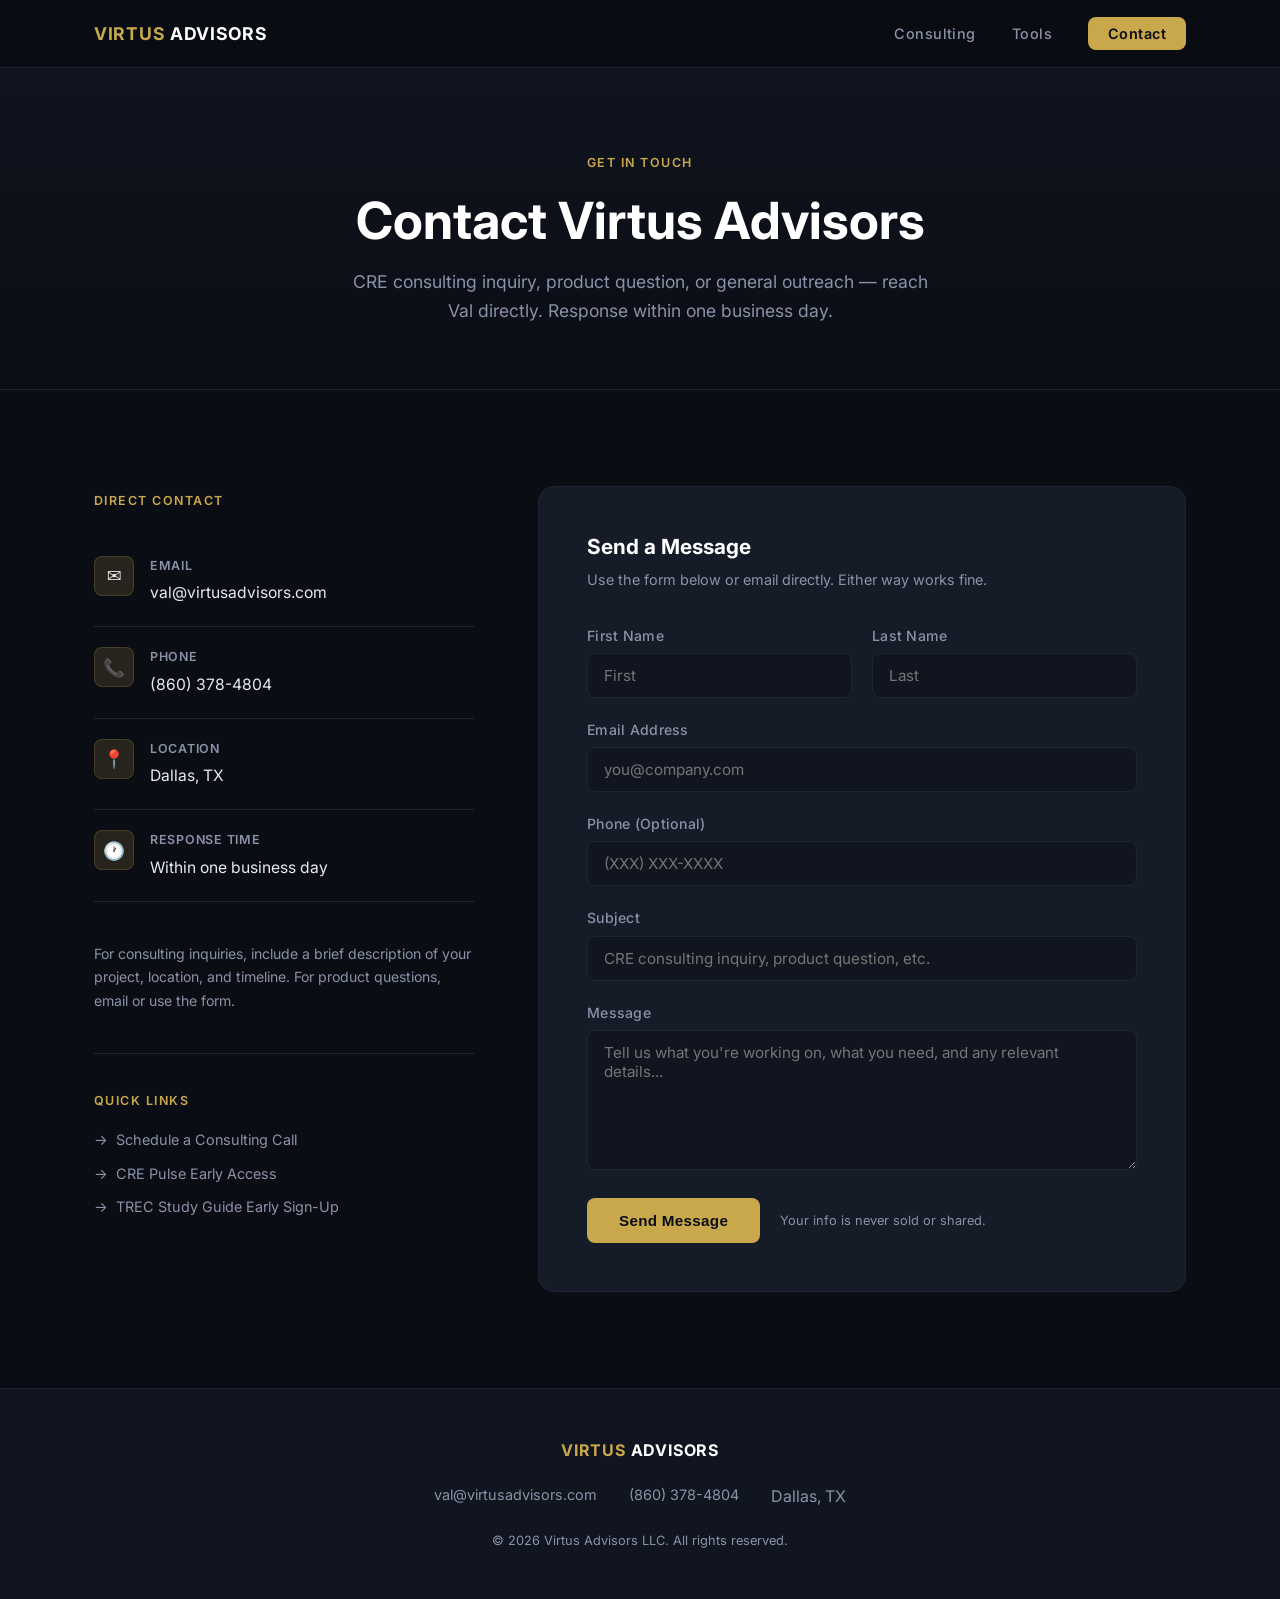
<file: contact.html>
<!DOCTYPE html>
<html lang="en">
<head>
  <meta charset="UTF-8" />
  <meta name="viewport" content="width=device-width, initial-scale=1.0" />
  <title>Contact — Virtus Advisors</title>
  <meta name="description" content="Contact Virtus Advisors. CRE consulting inquiries, product questions, or general outreach — reach Val directly." />
  <link rel="icon" href="data:image/svg+xml,<svg xmlns='http://www.w3.org/2000/svg' viewBox='0 0 32 32'><rect width='32' height='32' rx='6' fill='%230a0d14'/><text x='50%25' y='50%25' dominant-baseline='central' text-anchor='middle' font-family='system-ui,sans-serif' font-weight='700' font-size='18' fill='%23c9a84c'>VA</text></svg>" />
  <link rel="preconnect" href="https://fonts.googleapis.com" />
  <link rel="preconnect" href="https://fonts.gstatic.com" crossorigin />
  <link href="https://fonts.googleapis.com/css2?family=Inter:wght@400;500;600;700;800&display=swap" rel="stylesheet" />
  <link rel="stylesheet" href="styles.css" />
  <style>
    .contact-layout {
      display: grid;
      grid-template-columns: 380px 1fr;
      gap: 64px;
      align-items: start;
    }

    .contact-info {
      position: sticky;
      top: calc(var(--nav-h) + 32px);
    }

    .contact-method {
      display: flex;
      gap: 16px;
      align-items: flex-start;
      padding: 20px 0;
      border-bottom: 1px solid var(--border);
    }
    .contact-method:last-child { border-bottom: none; }

    .contact-icon {
      width: 40px;
      height: 40px;
      min-width: 40px;
      border-radius: 8px;
      background: var(--gold-dim);
      border: 1px solid rgba(201,168,76,0.2);
      display: flex;
      align-items: center;
      justify-content: center;
      font-size: 1.1rem;
    }

    .contact-method-label {
      font-size: 0.78rem;
      color: var(--text-muted);
      letter-spacing: 0.06em;
      text-transform: uppercase;
      font-weight: 600;
      margin-bottom: 4px;
    }

    .contact-method-value {
      font-size: 0.98rem;
      color: var(--text);
    }
    .contact-method-value a {
      color: var(--text);
      transition: color var(--transition);
    }
    .contact-method-value a:hover { color: var(--gold); }

    /* Form */
    .contact-form {
      background: var(--bg-card);
      border: 1px solid var(--border);
      border-radius: 16px;
      padding: 48px;
    }

    .form-row {
      display: grid;
      grid-template-columns: 1fr 1fr;
      gap: 20px;
    }

    .form-stack {
      display: flex;
      flex-direction: column;
      gap: 20px;
    }

    .submit-row {
      display: flex;
      align-items: center;
      gap: 20px;
      flex-wrap: wrap;
      margin-top: 8px;
    }

    .form-note {
      font-size: 0.8rem;
      color: var(--text-muted);
    }

    /* Success state */
    .form-success {
      display: none;
      text-align: center;
      padding: 48px 32px;
    }
    .form-success .success-icon {
      font-size: 3rem;
      margin-bottom: 16px;
    }
    .form-success h3 { margin-bottom: 10px; }
    .form-success p { color: var(--text-muted); }

    @media (max-width: 860px) {
      .contact-layout {
        grid-template-columns: 1fr;
        gap: 40px;
      }
      .contact-info { position: static; }
      .form-row { grid-template-columns: 1fr; }
      .contact-form { padding: 32px 24px; }
    }
  </style>
</head>
<body>

  <!-- Navigation -->
  <nav class="nav" role="navigation" aria-label="Main navigation">
    <div class="nav-inner">
      <a href="index.html" class="nav-brand"><span>Virtus</span> Advisors</a>
      <button class="nav-toggle" aria-label="Toggle menu" aria-expanded="false">
        <span></span><span></span><span></span>
      </button>
      <ul class="nav-links">
        <li><a href="consulting.html">Consulting</a></li>
        <li><a href="tools.html">Tools</a></li>
        <li><a href="contact.html" class="nav-cta active">Contact</a></li>
      </ul>
    </div>
  </nav>

  <!-- Page Header -->
  <header class="page-header">
    <div class="container">
      <div class="eyebrow">Get in Touch</div>
      <h1>Contact Virtus Advisors</h1>
      <p>
        CRE consulting inquiry, product question, or general outreach —
        reach Val directly. Response within one business day.
      </p>
    </div>
  </header>

  <!-- Contact Body -->
  <section class="section">
    <div class="container">
      <div class="contact-layout">

        <!-- Contact Info -->
        <div class="contact-info">
          <div class="eyebrow" style="margin-bottom: 24px;">Direct Contact</div>

          <div class="contact-method">
            <div class="contact-icon">✉️</div>
            <div>
              <div class="contact-method-label">Email</div>
              <div class="contact-method-value">
                <a href="mailto:val@virtusadvisors.com">val@virtusadvisors.com</a>
              </div>
            </div>
          </div>

          <div class="contact-method">
            <div class="contact-icon">📞</div>
            <div>
              <div class="contact-method-label">Phone</div>
              <div class="contact-method-value">
                <a href="tel:+18603784804">(860) 378-4804</a>
              </div>
            </div>
          </div>

          <div class="contact-method">
            <div class="contact-icon">📍</div>
            <div>
              <div class="contact-method-label">Location</div>
              <div class="contact-method-value">Dallas, TX</div>
            </div>
          </div>

          <div class="contact-method">
            <div class="contact-icon">🕐</div>
            <div>
              <div class="contact-method-label">Response Time</div>
              <div class="contact-method-value">Within one business day</div>
            </div>
          </div>

          <div style="margin-top: 40px;">
            <p style="color: var(--text-muted); font-size: 0.88rem; line-height: 1.7;">
              For consulting inquiries, include a brief description of your project,
              location, and timeline. For product questions, email or use the form.
            </p>
          </div>

          <!-- Quick Links -->
          <div style="margin-top: 40px; padding-top: 32px; border-top: 1px solid var(--border);">
            <div class="eyebrow" style="margin-bottom: 16px;">Quick Links</div>
            <div style="display: flex; flex-direction: column; gap: 10px;">
              <a href="mailto:val@virtusadvisors.com?subject=CRE Consulting Inquiry" style="color: var(--text-muted); font-size: 0.9rem; display:flex; align-items:center; gap:8px;">
                <span>→</span> Schedule a Consulting Call
              </a>
              <a href="tools.html#cre-pulse" style="color: var(--text-muted); font-size: 0.9rem; display:flex; align-items:center; gap:8px;">
                <span>→</span> CRE Pulse Early Access
              </a>
              <a href="tools.html#trec" style="color: var(--text-muted); font-size: 0.9rem; display:flex; align-items:center; gap:8px;">
                <span>→</span> TREC Study Guide Early Sign-Up
              </a>
            </div>
          </div>
        </div>

        <!-- Contact Form -->
        <div>
          <div class="contact-form" id="contact-form-wrap">
            <h3 style="font-size: 1.3rem; margin-bottom: 8px;">Send a Message</h3>
            <p style="color: var(--text-muted); font-size: 0.9rem; margin-bottom: 32px;">
              Use the form below or email directly. Either way works fine.
            </p>

            <form id="contact-form" class="form-stack" action="https://formspree.io/f/xqaqwyqb" method="POST">
              <div class="form-row">
                <div class="form-group">
                  <label for="fname">First Name</label>
                  <input type="text" id="fname" name="first_name" placeholder="First" required />
                </div>
                <div class="form-group">
                  <label for="lname">Last Name</label>
                  <input type="text" id="lname" name="last_name" placeholder="Last" required />
                </div>
              </div>

              <div class="form-group">
                <label for="email">Email Address</label>
                <input type="email" id="email" name="email" placeholder="you@company.com" required />
              </div>

              <div class="form-group">
                <label for="phone">Phone (Optional)</label>
                <input type="tel" id="phone" name="phone" placeholder="(XXX) XXX-XXXX" />
              </div>

              <div class="form-group">
                <label for="subject">Subject</label>
                <input type="text" id="subject" name="subject" placeholder="CRE consulting inquiry, product question, etc." required />
              </div>

              <div class="form-group">
                <label for="message">Message</label>
                <textarea id="message" name="message" placeholder="Tell us what you're working on, what you need, and any relevant details..." required></textarea>
              </div>

              <!-- Honeypot for spam -->
              <input type="text" name="_gotcha" style="display:none;" tabindex="-1" autocomplete="off" />

              <div class="submit-row">
                <button type="submit" class="btn btn-primary">Send Message</button>
                <span class="form-note">
                  Your info is never sold or shared.
                </span>
              </div>
            </form>

            <!-- Success message (shown via JS after submit) -->
            <div class="form-success" id="form-success">
              <div class="success-icon">✅</div>
              <h3>Message Sent</h3>
              <p>Thanks for reaching out. Val will respond within one business day.</p>
            </div>
          </div>
        </div>

      </div>
    </div>
  </section>

  <!-- Footer -->
  <footer class="footer">
    <div class="container">
      <div class="footer-inner">
        <div class="footer-brand"><span>Virtus</span> Advisors</div>
        <div class="footer-contact">
          <a href="mailto:val@virtusadvisors.com">val@virtusadvisors.com</a>
          <a href="tel:+18603784804">(860) 378-4804</a>
          <span style="color:var(--text-muted);">Dallas, TX</span>
        </div>
        <div class="footer-copy">
          &copy; 2026 Virtus Advisors LLC. All rights reserved.
        </div>
      </div>
    </div>
  </footer>

  <script>
    // Nav toggle
    const toggle = document.querySelector('.nav-toggle');
    const links  = document.querySelector('.nav-links');
    toggle.addEventListener('click', () => {
      const open = links.classList.toggle('open');
      toggle.classList.toggle('open', open);
      toggle.setAttribute('aria-expanded', open);
    });
    links.querySelectorAll('a').forEach(a => {
      a.addEventListener('click', () => {
        links.classList.remove('open');
        toggle.classList.remove('open');
        toggle.setAttribute('aria-expanded', false);
      });
    });

    // Contact form AJAX submit (Formspree)
    const form    = document.getElementById('contact-form');
    const success = document.getElementById('form-success');

    if (form) {
      form.addEventListener('submit', async (e) => {
        e.preventDefault();
        const data = new FormData(form);
        try {
          const res = await fetch(form.action, {
            method: 'POST',
            body: data,
            headers: { 'Accept': 'application/json' }
          });
          if (res.ok) {
            form.style.display = 'none';
            success.style.display = 'block';
          } else {
            // Fallback: let native submit handle it
            form.submit();
          }
        } catch (_) {
          form.submit();
        }
      });
    }
  </script>
</body>
</html>
</file>
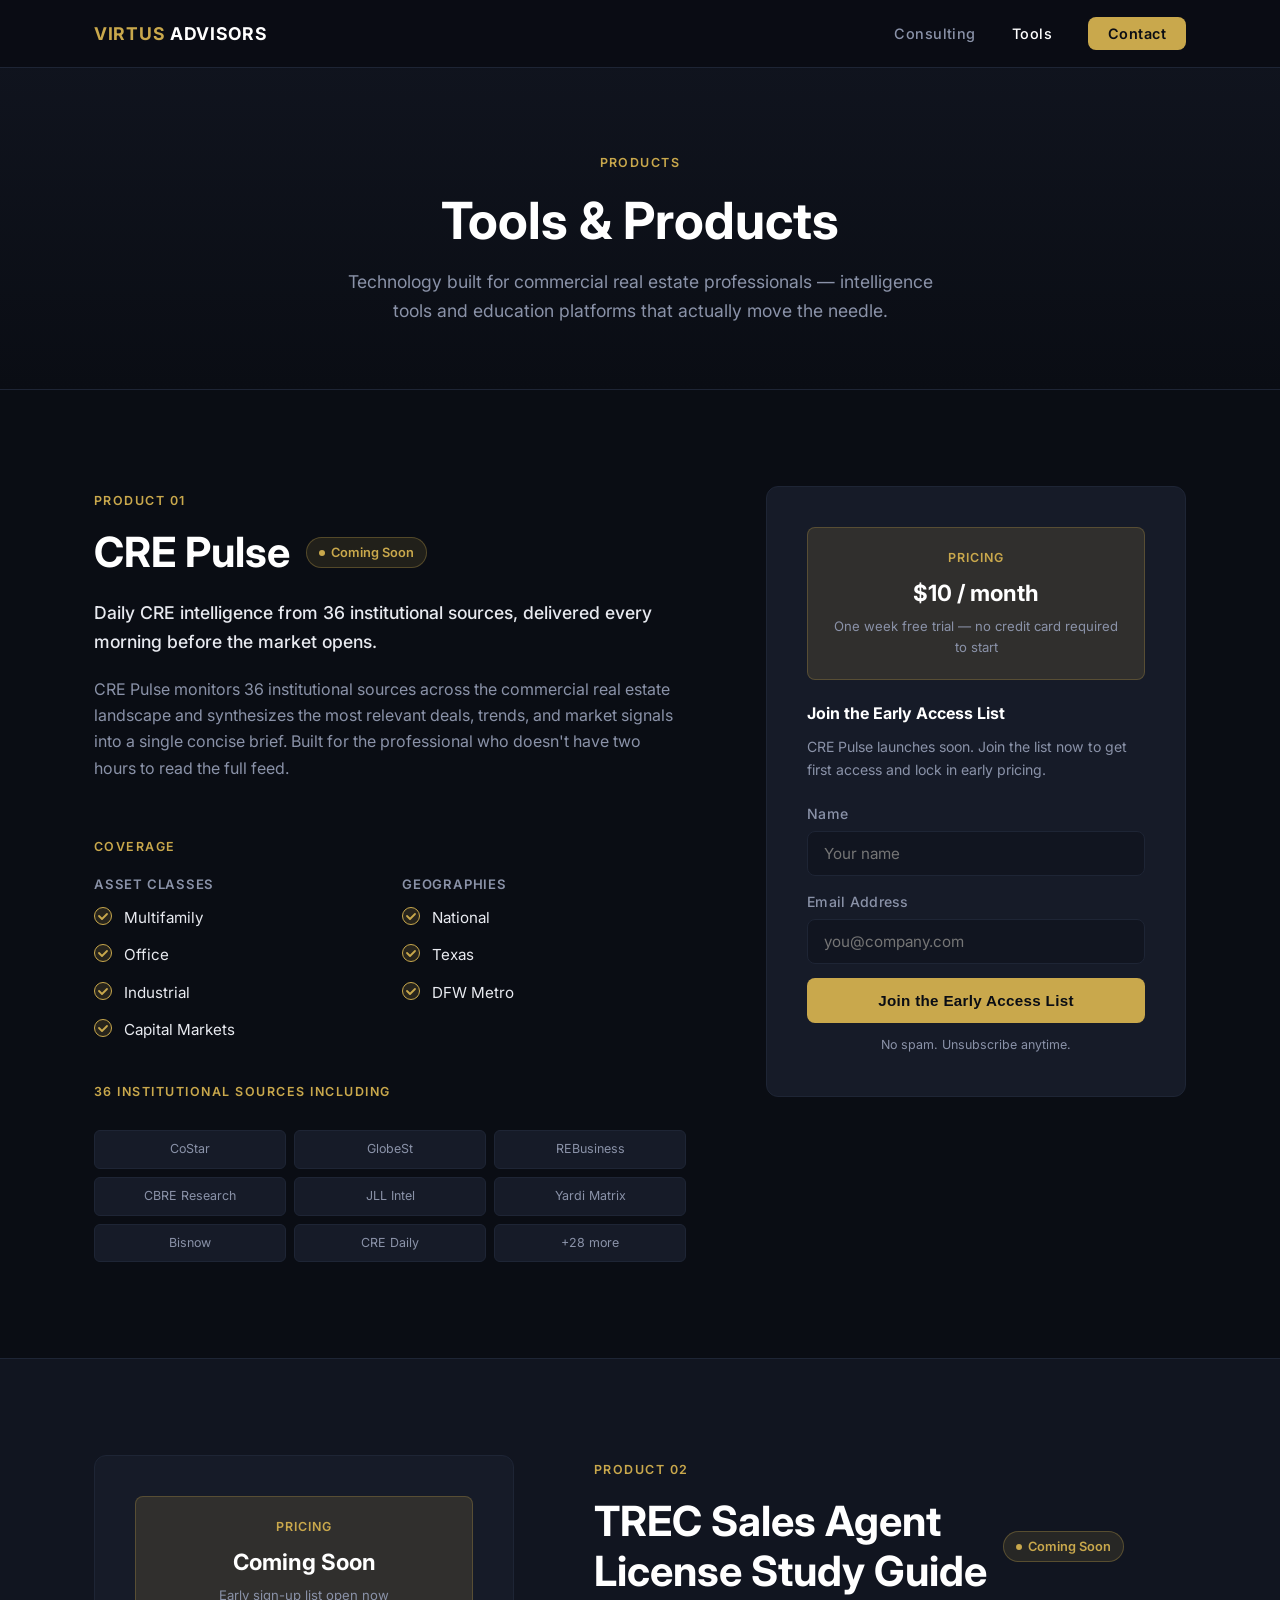
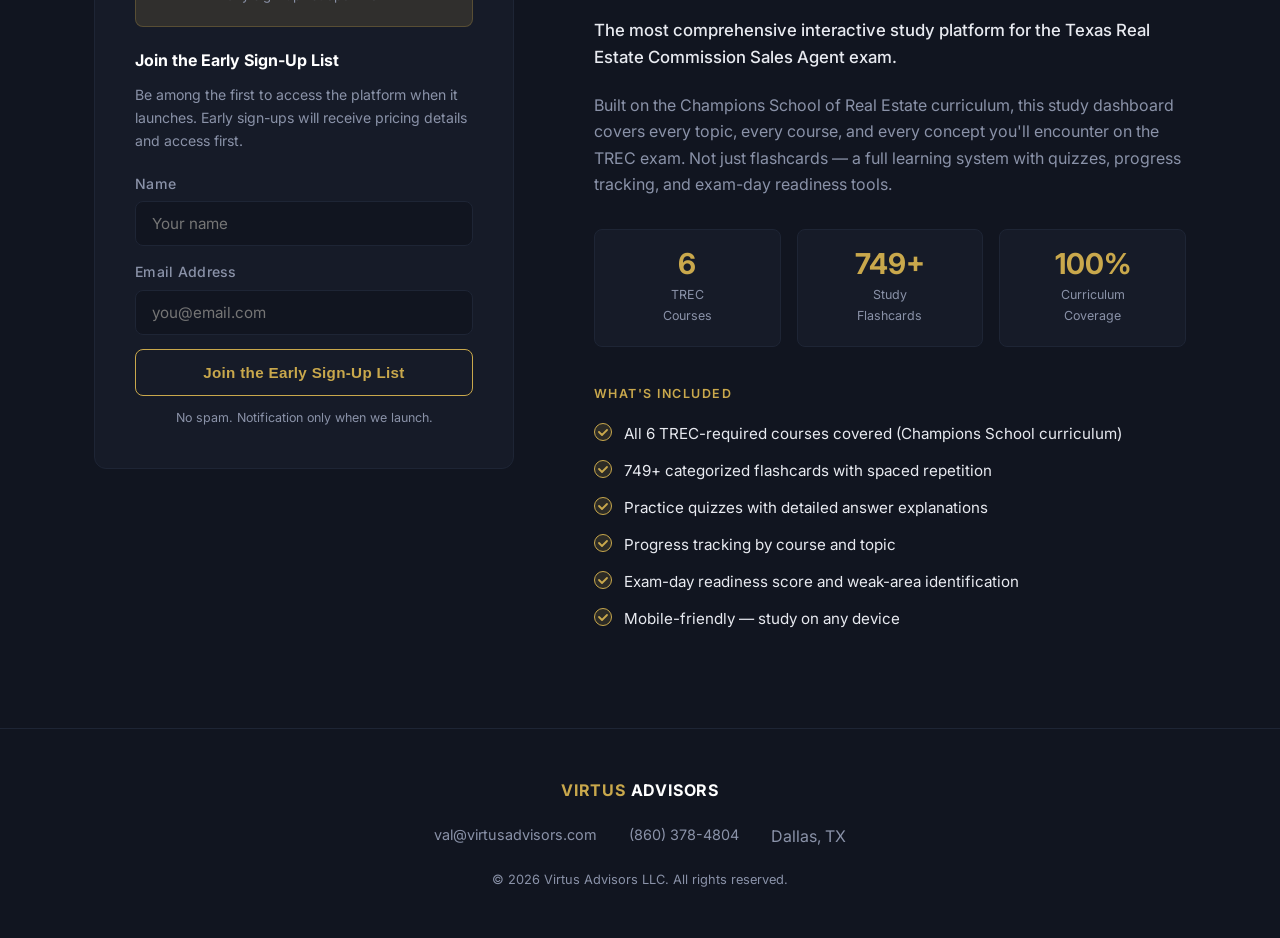
<file: tools.html>
<!DOCTYPE html>
<html lang="en">
<head>
  <meta charset="UTF-8" />
  <meta name="viewport" content="width=device-width, initial-scale=1.0" />
  <title>Tools &amp; Products — Virtus Advisors</title>
  <meta name="description" content="Virtus Advisors builds technology for commercial real estate professionals. CRE Pulse daily newsletter and TREC license study platform." />
  <link rel="icon" href="data:image/svg+xml,<svg xmlns='http://www.w3.org/2000/svg' viewBox='0 0 32 32'><rect width='32' height='32' rx='6' fill='%230a0d14'/><text x='50%25' y='50%25' dominant-baseline='central' text-anchor='middle' font-family='system-ui,sans-serif' font-weight='700' font-size='18' fill='%23c9a84c'>VA</text></svg>" />
  <link rel="preconnect" href="https://fonts.googleapis.com" />
  <link rel="preconnect" href="https://fonts.gstatic.com" crossorigin />
  <link href="https://fonts.googleapis.com/css2?family=Inter:wght@400;500;600;700;800&display=swap" rel="stylesheet" />
  <link rel="stylesheet" href="styles.css" />
  <style>
    /* ---- Product Section ---- */
    .product-block {
      display: grid;
      grid-template-columns: 1fr 420px;
      gap: 80px;
      align-items: start;
    }
    .product-block.reverse {
      grid-template-columns: 420px 1fr;
    }
    .product-block.reverse .product-sidebar {
      order: -1;
    }

    @media (max-width: 900px) {
      .product-block,
      .product-block.reverse {
        grid-template-columns: 1fr;
      }
      .product-block.reverse .product-sidebar {
        order: 0;
      }
    }

    .product-sidebar .card {
      position: sticky;
      top: calc(var(--nav-h) + 24px);
    }

    .price-block {
      background: var(--gold-dim);
      border: 1px solid rgba(201,168,76,0.25);
      border-radius: var(--radius);
      padding: 20px 24px;
      margin-bottom: 24px;
      text-align: center;
    }
    .price-block .price-label {
      font-size: 0.78rem;
      color: var(--gold);
      font-weight: 600;
      letter-spacing: 0.08em;
      text-transform: uppercase;
      margin-bottom: 6px;
    }
    .price-block .price-value {
      font-size: 1.4rem;
      font-weight: 700;
      color: var(--white);
    }
    .price-block .price-note {
      font-size: 0.82rem;
      color: var(--text-muted);
      margin-top: 4px;
    }

    .source-grid {
      display: grid;
      grid-template-columns: repeat(3, 1fr);
      gap: 8px;
      margin-top: 16px;
    }
    .source-chip {
      background: var(--bg-card);
      border: 1px solid var(--border);
      border-radius: 6px;
      padding: 8px 10px;
      font-size: 0.78rem;
      color: var(--text-muted);
      text-align: center;
    }

    .coverage-row {
      display: flex;
      flex-wrap: wrap;
      gap: 8px;
      margin-top: 12px;
    }

    /* ---- TREC Stats ---- */
    .trec-stats {
      display: grid;
      grid-template-columns: repeat(3, 1fr);
      gap: 16px;
      margin: 32px 0;
    }
    .trec-stat {
      background: var(--bg-card);
      border: 1px solid var(--border);
      border-radius: 8px;
      padding: 20px 16px;
      text-align: center;
    }
    .trec-stat .num {
      font-size: 1.8rem;
      font-weight: 700;
      color: var(--gold);
      line-height: 1;
    }
    .trec-stat .lbl {
      font-size: 0.78rem;
      color: var(--text-muted);
      margin-top: 6px;
    }

    /* ---- Separator ---- */
    .product-separator {
      background: var(--bg-surface);
      padding: 0;
      height: 1px;
      border-top: 1px solid var(--border);
    }
  </style>
</head>
<body>

  <!-- Navigation -->
  <nav class="nav" role="navigation" aria-label="Main navigation">
    <div class="nav-inner">
      <a href="index.html" class="nav-brand"><span>Virtus</span> Advisors</a>
      <button class="nav-toggle" aria-label="Toggle menu" aria-expanded="false">
        <span></span><span></span><span></span>
      </button>
      <ul class="nav-links">
        <li><a href="consulting.html">Consulting</a></li>
        <li><a href="tools.html" class="active">Tools</a></li>
        <li><a href="contact.html" class="nav-cta">Contact</a></li>
      </ul>
    </div>
  </nav>

  <!-- Page Header -->
  <header class="page-header">
    <div class="container">
      <div class="eyebrow">Products</div>
      <h1>Tools &amp; Products</h1>
      <p>
        Technology built for commercial real estate professionals — intelligence
        tools and education platforms that actually move the needle.
      </p>
    </div>
  </header>

  <!-- Product 1: CRE Pulse -->
  <section class="section" id="cre-pulse">
    <div class="container">
      <div class="product-block">

        <div>
          <div class="eyebrow">Product 01</div>
          <div style="display:flex; align-items:center; gap:16px; margin-bottom:20px;">
            <h2 style="font-size: clamp(1.8rem, 4vw, 2.6rem);">CRE Pulse</h2>
            <span class="badge badge-soon">Coming Soon</span>
          </div>

          <p style="font-size:1.1rem; color:var(--text); margin-bottom:20px; font-weight:500;">
            Daily CRE intelligence from 36 institutional sources, delivered every morning before
            the market opens.
          </p>

          <p style="color:var(--text-muted); margin-bottom:24px;">
            CRE Pulse monitors 36 institutional sources across the commercial real estate
            landscape and synthesizes the most relevant deals, trends, and market signals
            into a single concise brief. Built for the professional who doesn't have two hours
            to read the full feed.
          </p>

          <div class="eyebrow" style="margin-bottom:16px; margin-top:32px;">Coverage</div>
          <div style="display:grid; grid-template-columns: 1fr 1fr; gap: 24px;">

            <div>
              <p style="font-size:0.82rem; color:var(--text-muted); letter-spacing:0.06em; text-transform:uppercase; font-weight:600; margin-bottom:10px;">Asset Classes</p>
              <ul class="check-list">
                <li>Multifamily</li>
                <li>Office</li>
                <li>Industrial</li>
                <li>Capital Markets</li>
              </ul>
            </div>

            <div>
              <p style="font-size:0.82rem; color:var(--text-muted); letter-spacing:0.06em; text-transform:uppercase; font-weight:600; margin-bottom:10px;">Geographies</p>
              <ul class="check-list">
                <li>National</li>
                <li>Texas</li>
                <li>DFW Metro</li>
              </ul>
            </div>
          </div>

          <div class="eyebrow" style="margin-bottom:12px; margin-top:40px;">36 Institutional Sources Including</div>
          <div class="source-grid">
            <div class="source-chip">CoStar</div>
            <div class="source-chip">GlobeSt</div>
            <div class="source-chip">REBusiness</div>
            <div class="source-chip">CBRE Research</div>
            <div class="source-chip">JLL Intel</div>
            <div class="source-chip">Yardi Matrix</div>
            <div class="source-chip">Bisnow</div>
            <div class="source-chip">CRE Daily</div>
            <div class="source-chip">+28 more</div>
          </div>
        </div>

        <div class="product-sidebar">
          <div class="card">
            <div class="price-block">
              <div class="price-label">Pricing</div>
              <div class="price-value">&#36;10 / month</div>
              <div class="price-note">One week free trial — no credit card required to start</div>
            </div>

            <h4 style="margin-bottom:12px; font-size:1rem;">Join the Early Access List</h4>
            <p style="color:var(--text-muted); font-size:0.88rem; margin-bottom:20px;">
              CRE Pulse launches soon. Join the list now to get first access and lock in
              early pricing.
            </p>

            <form action="mailto:val@virtusadvisors.com" method="get" enctype="text/plain" style="display:flex; flex-direction:column; gap:14px;">
              <div class="form-group">
                <label for="pulse-name">Name</label>
                <input type="text" id="pulse-name" name="name" placeholder="Your name" />
              </div>
              <div class="form-group">
                <label for="pulse-email">Email Address</label>
                <input type="email" id="pulse-email" name="email" placeholder="you@company.com" required />
              </div>
              <button type="submit" class="btn btn-primary" style="width:100%;">
                Join the Early Access List
              </button>
            </form>

            <p style="font-size:0.78rem; color:var(--text-muted); text-align:center; margin-top:12px;">
              No spam. Unsubscribe anytime.
            </p>
          </div>
        </div>

      </div>
    </div>
  </section>

  <div class="divider"></div>

  <!-- Product 2: TREC Study Guide -->
  <section class="section" style="background: var(--bg-surface);" id="trec">
    <div class="container">
      <div class="product-block reverse">

        <div>
          <div class="eyebrow">Product 02</div>
          <div style="display:flex; align-items:center; gap:16px; margin-bottom:20px; flex-wrap:wrap;">
            <h2 style="font-size: clamp(1.8rem, 4vw, 2.6rem);">TREC Sales Agent<br />License Study Guide</h2>
            <span class="badge badge-soon">Coming Soon</span>
          </div>

          <p style="font-size:1.05rem; color:var(--text); margin-bottom:20px; font-weight:500;">
            The most comprehensive interactive study platform for the Texas Real Estate
            Commission Sales Agent exam.
          </p>

          <p style="color:var(--text-muted); margin-bottom:24px;">
            Built on the Champions School of Real Estate curriculum, this study dashboard
            covers every topic, every course, and every concept you'll encounter on the
            TREC exam. Not just flashcards — a full learning system with quizzes, progress
            tracking, and exam-day readiness tools.
          </p>

          <div class="trec-stats">
            <div class="trec-stat">
              <div class="num">6</div>
              <div class="lbl">TREC<br />Courses</div>
            </div>
            <div class="trec-stat">
              <div class="num">749+</div>
              <div class="lbl">Study<br />Flashcards</div>
            </div>
            <div class="trec-stat">
              <div class="num">100%</div>
              <div class="lbl">Curriculum<br />Coverage</div>
            </div>
          </div>

          <div class="eyebrow" style="margin-bottom:16px;">What's Included</div>
          <ul class="check-list">
            <li>All 6 TREC-required courses covered (Champions School curriculum)</li>
            <li>749+ categorized flashcards with spaced repetition</li>
            <li>Practice quizzes with detailed answer explanations</li>
            <li>Progress tracking by course and topic</li>
            <li>Exam-day readiness score and weak-area identification</li>
            <li>Mobile-friendly — study on any device</li>
          </ul>
        </div>

        <div class="product-sidebar">
          <div class="card">
            <div class="price-block">
              <div class="price-label">Pricing</div>
              <div class="price-value">Coming Soon</div>
              <div class="price-note">Early sign-up list open now</div>
            </div>

            <h4 style="margin-bottom:12px; font-size:1rem;">Join the Early Sign-Up List</h4>
            <p style="color:var(--text-muted); font-size:0.88rem; margin-bottom:20px;">
              Be among the first to access the platform when it launches. Early sign-ups
              will receive pricing details and access first.
            </p>

            <form action="mailto:val@virtusadvisors.com" method="get" enctype="text/plain" style="display:flex; flex-direction:column; gap:14px;">
              <div class="form-group">
                <label for="trec-name">Name</label>
                <input type="text" id="trec-name" name="name" placeholder="Your name" />
              </div>
              <div class="form-group">
                <label for="trec-email">Email Address</label>
                <input type="email" id="trec-email" name="email" placeholder="you@email.com" required />
              </div>
              <input type="hidden" name="subject" value="TREC Study Guide - Early Sign-Up" />
              <button type="submit" class="btn btn-outline" style="width:100%;">
                Join the Early Sign-Up List
              </button>
            </form>

            <p style="font-size:0.78rem; color:var(--text-muted); text-align:center; margin-top:12px;">
              No spam. Notification only when we launch.
            </p>
          </div>
        </div>

      </div>
    </div>
  </section>

  <!-- Footer -->
  <footer class="footer">
    <div class="container">
      <div class="footer-inner">
        <div class="footer-brand"><span>Virtus</span> Advisors</div>
        <div class="footer-contact">
          <a href="mailto:val@virtusadvisors.com">val@virtusadvisors.com</a>
          <a href="tel:+18603784804">(860) 378-4804</a>
          <span style="color:var(--text-muted);">Dallas, TX</span>
        </div>
        <div class="footer-copy">
          &copy; 2026 Virtus Advisors LLC. All rights reserved.
        </div>
      </div>
    </div>
  </footer>

  <script>
    const toggle = document.querySelector('.nav-toggle');
    const links  = document.querySelector('.nav-links');
    toggle.addEventListener('click', () => {
      const open = links.classList.toggle('open');
      toggle.classList.toggle('open', open);
      toggle.setAttribute('aria-expanded', open);
    });
    links.querySelectorAll('a').forEach(a => {
      a.addEventListener('click', () => {
        links.classList.remove('open');
        toggle.classList.remove('open');
        toggle.setAttribute('aria-expanded', false);
      });
    });
  </script>
</body>
</html>
</file>
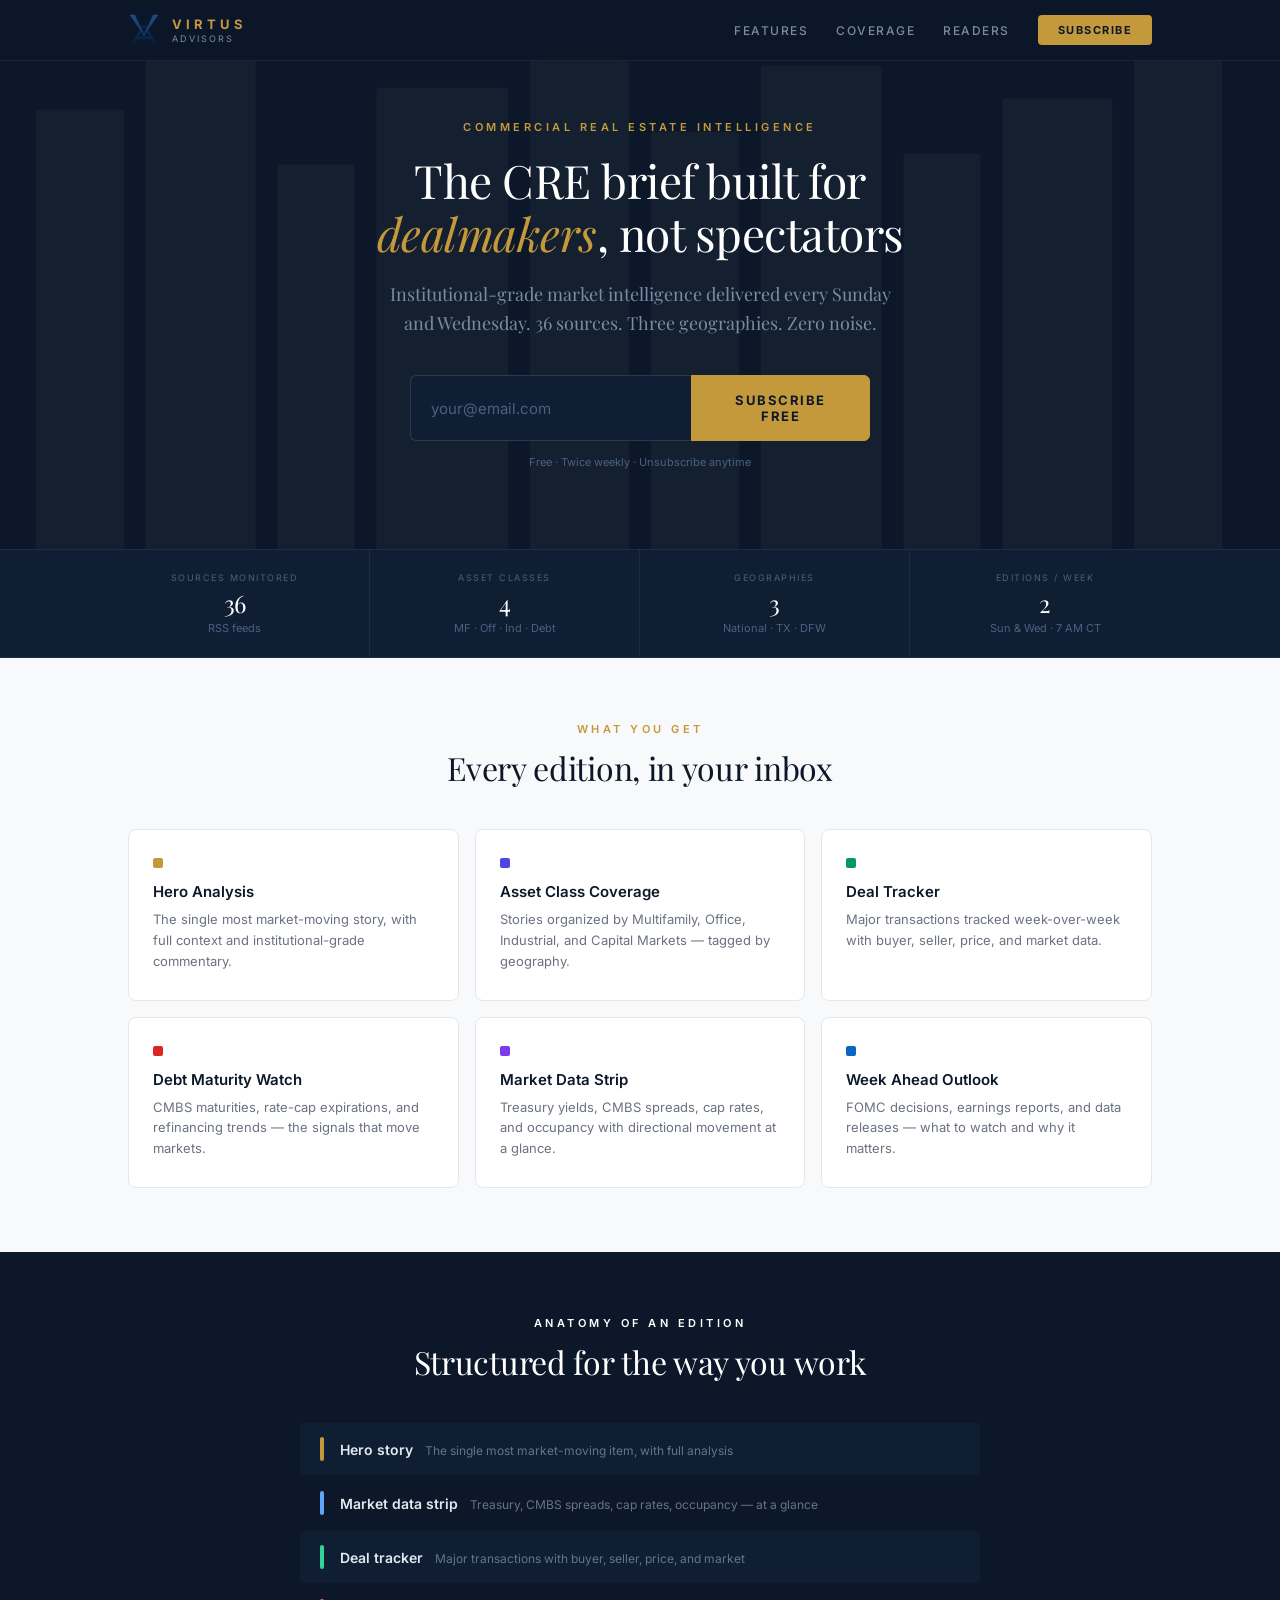
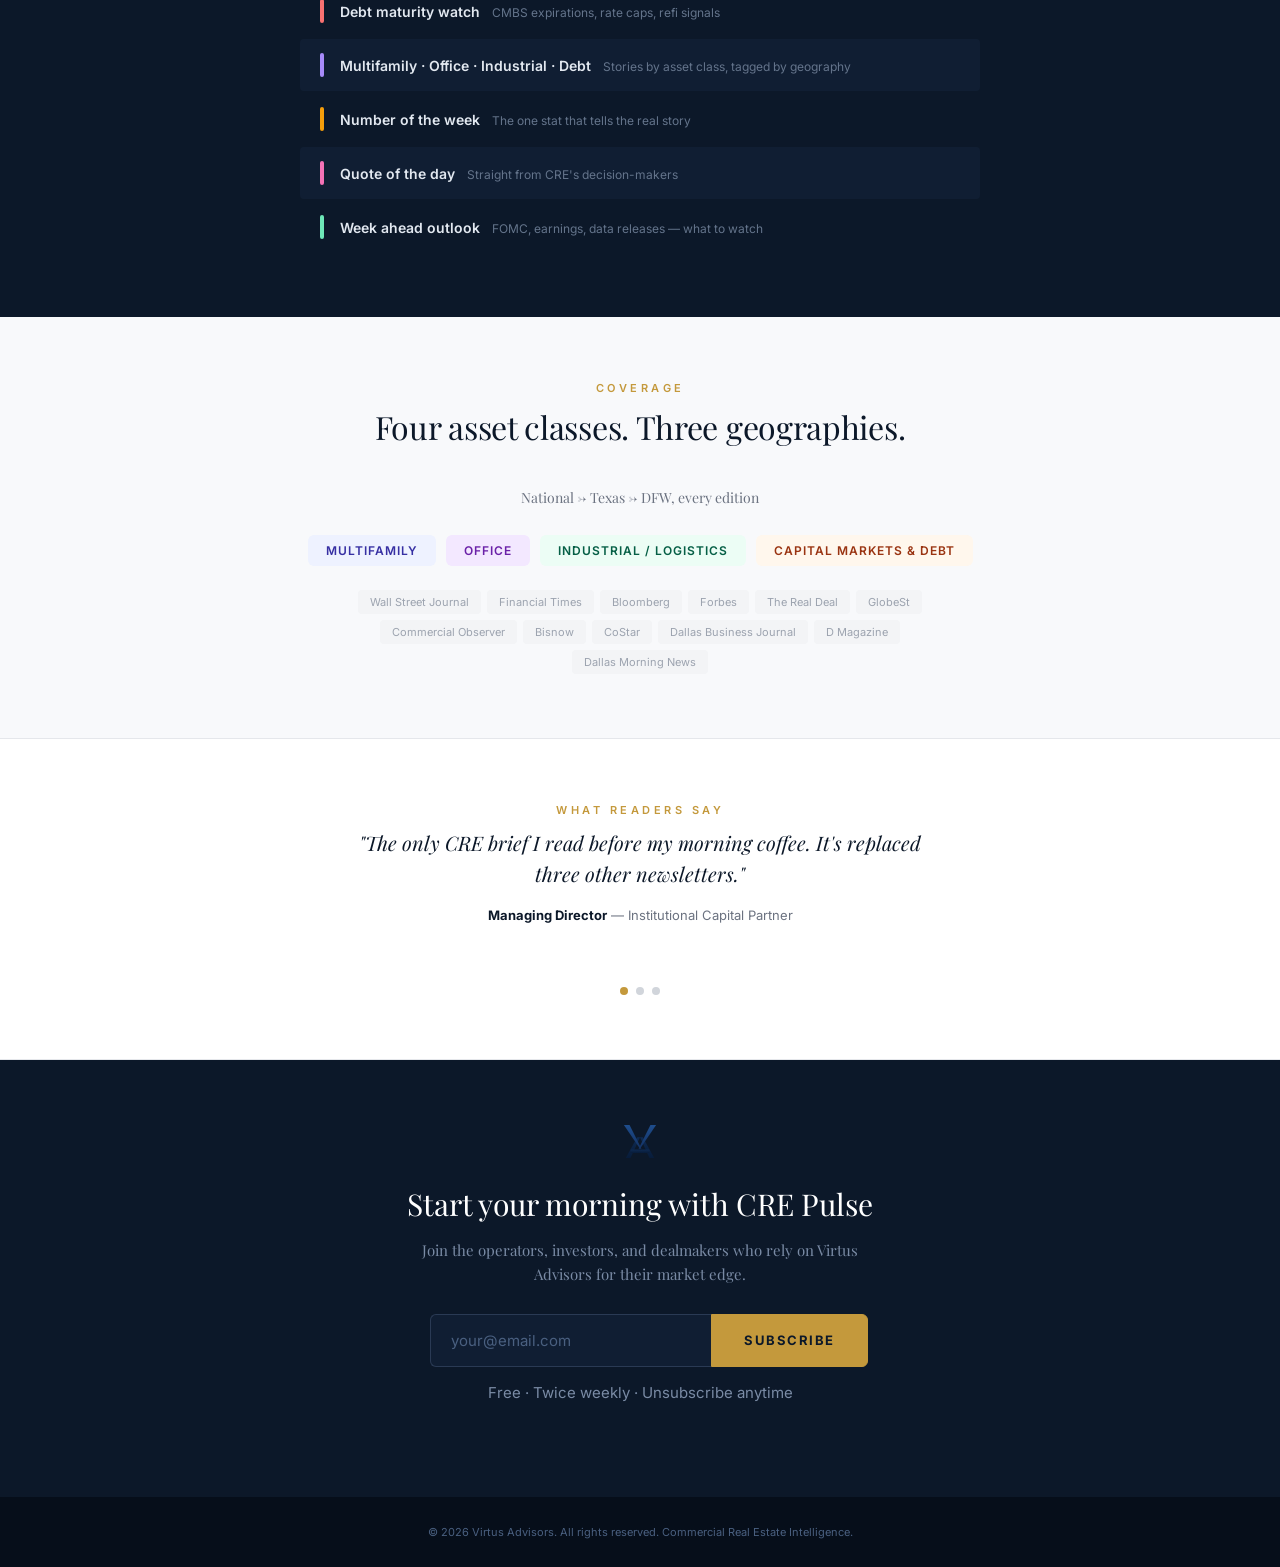
<file: Virtus_Website.html>
<!DOCTYPE html>
<html lang="en">
<head>
<meta charset="UTF-8">
<meta name="viewport" content="width=device-width, initial-scale=1.0">
<title>Virtus Advisors — CRE Pulse | Commercial Real Estate Intelligence</title>
<meta name="description" content="Institutional-grade commercial real estate intelligence delivered to your inbox every Sunday and Wednesday. 36 sources. Three geographies. Zero noise.">
<meta property="og:title" content="Virtus Advisors — CRE Pulse">
<meta property="og:description" content="The CRE brief built for dealmakers, not spectators. Subscribe free.">
<meta property="og:type" content="website">
<meta name="twitter:card" content="summary_large_image">
<link rel="preconnect" href="https://fonts.googleapis.com">
<link href="https://fonts.googleapis.com/css2?family=Playfair+Display:wght@400;700&family=Inter:wght@400;500;600;700&display=swap" rel="stylesheet">
<style>
*{margin:0;padding:0;box-sizing:border-box;}
:root{
  --navy:#0C1829;--navy-mid:#101E33;--navy-deep:#060E1A;
  --gold:#C4993C;--gold-light:#E8D5A0;--gold-pale:#F8F3E8;
  --slate:#7A8BA5;--white:#FFFFFF;--off:#F8F9FB;
  --g100:#F3F4F6;--g200:#E5E7EB;--g300:#D1D5DB;--g400:#9CA3AF;--g500:#6B7280;--g600:#4B5563;--g700:#374151;--g800:#1F2937;--g900:#111827;
  --serif:'Playfair Display',Georgia,'Times New Roman',serif;
  --sans:'Inter',Arial,Helvetica,sans-serif;
}
body{font-family:var(--serif);color:var(--g900);background:var(--off);-webkit-font-smoothing:antialiased;}
a{text-decoration:none;color:inherit;}

/* HEADER */
.site-nav{position:fixed;top:0;left:0;right:0;z-index:100;background:rgba(12,24,41,0.95);backdrop-filter:blur(12px);border-bottom:1px solid rgba(255,255,255,0.06);}
.site-nav-inner{max-width:1080px;margin:0 auto;padding:0 28px;height:60px;display:flex;align-items:center;justify-content:space-between;}
.nav-logo{display:flex;align-items:center;gap:12px;}
.nav-logo-brand{font-size:13px;font-weight:700;text-transform:uppercase;letter-spacing:4px;color:var(--gold);font-family:var(--sans);}
.nav-logo-sub{font-size:9px;color:var(--slate);letter-spacing:2px;text-transform:uppercase;font-family:var(--sans);margin-top:1px;}
.nav-links{display:flex;gap:28px;align-items:center;}
.nav-links a{font-size:12px;font-family:var(--sans);color:var(--slate);text-transform:uppercase;letter-spacing:1.5px;font-weight:500;transition:color 0.2s;}
.nav-links a:hover{color:var(--gold);}
.nav-cta{background:var(--gold);color:var(--navy);padding:8px 20px;border-radius:4px;font-size:11px;font-weight:700;text-transform:uppercase;letter-spacing:1.5px;font-family:var(--sans);transition:background 0.2s;cursor:pointer;border:none;}
.nav-cta:hover{background:var(--gold-light);}

/* HERO */
.hero{background:var(--navy);padding:120px 28px 80px;position:relative;overflow:hidden;text-align:center;}
.hero-bg{position:absolute;top:0;left:0;width:100%;height:100%;opacity:0.03;}
.hero-content{position:relative;max-width:680px;margin:0 auto;}
.hero-label{font-size:11px;text-transform:uppercase;letter-spacing:3.5px;color:var(--gold);font-family:var(--sans);margin-bottom:20px;font-weight:600;}
.hero h1{font-size:46px;font-weight:400;color:var(--white);line-height:1.15;letter-spacing:-0.5px;margin-bottom:20px;}
.hero h1 em{font-style:italic;color:var(--gold);}
.hero-sub{font-size:18px;color:var(--slate);line-height:1.65;margin-bottom:36px;max-width:520px;margin-left:auto;margin-right:auto;}
.hero-form{display:flex;gap:0;max-width:460px;margin:0 auto;}
.hero-input{flex:1;padding:16px 20px;font-size:15px;font-family:var(--sans);border:1px solid #2A3A54;border-right:none;border-radius:6px 0 0 6px;background:var(--navy-mid);color:var(--white);outline:none;transition:border-color 0.2s;}
.hero-input:focus{border-color:var(--gold);}
.hero-input::placeholder{color:#4A6080;}
.hero-btn{padding:16px 32px;font-size:13px;font-weight:700;font-family:var(--sans);text-transform:uppercase;letter-spacing:1.5px;background:var(--gold);color:var(--navy);border:1px solid var(--gold);border-radius:0 6px 6px 0;cursor:pointer;transition:background 0.2s;}
.hero-btn:hover{background:var(--gold-light);}
.hero-note{font-size:11px;color:#4A6080;margin-top:14px;font-family:var(--sans);}
.hero-success{background:var(--navy-mid);border:1px solid rgba(196,153,60,0.25);border-radius:6px;padding:18px 24px;max-width:460px;margin:0 auto;display:none;}
.hero-success.show{display:block;}
.hero-success strong{color:var(--gold);font-family:var(--sans);font-size:15px;}
.hero-success p{color:var(--slate);font-size:13px;margin-top:4px;}

/* METRICS BAR */
.metrics{background:var(--navy-mid);border-top:1px solid #1A2E4A;border-bottom:1px solid #1A2E4A;}
.metrics-inner{max-width:1080px;margin:0 auto;display:grid;grid-template-columns:repeat(4,1fr);gap:0;}
.metric{padding:22px 20px;text-align:center;border-right:1px solid #1A2E4A;}
.metric:last-child{border-right:none;}
.metric-label{font-size:9px;text-transform:uppercase;letter-spacing:1.5px;color:#4A6080;font-family:var(--sans);margin-bottom:4px;}
.metric-val{font-size:24px;font-weight:400;color:var(--white);letter-spacing:-0.5px;}
.metric-delta{font-size:11px;margin-top:2px;font-family:var(--sans);}
.up{color:#34D399;}.dn{color:#F87171;}.fl{color:#4A6080;}

/* FEATURES */
.features{max-width:1080px;margin:0 auto;padding:64px 28px;}
.section-label{font-size:11px;text-transform:uppercase;letter-spacing:3.5px;color:var(--gold);font-family:var(--sans);text-align:center;margin-bottom:10px;font-weight:600;}
.section-title{font-size:32px;font-weight:400;color:var(--navy);text-align:center;margin-bottom:40px;letter-spacing:-0.3px;}
.features-grid{display:grid;grid-template-columns:repeat(3,1fr);gap:16px;}
.feature-card{background:var(--white);border:1px solid var(--g200);border-radius:8px;padding:28px 24px;transition:box-shadow 0.2s,border-color 0.2s;}
.feature-card:hover{box-shadow:0 4px 16px rgba(0,0,0,0.06);border-color:var(--g300);}
.feature-icon{width:10px;height:10px;border-radius:2px;margin-bottom:14px;}
.feature-name{font-size:15px;font-weight:600;color:var(--navy);font-family:var(--sans);margin-bottom:8px;}
.feature-desc{font-size:13px;color:var(--g500);line-height:1.6;font-family:var(--sans);}

/* ANATOMY */
.anatomy{background:var(--navy);padding:64px 28px;}
.anatomy-inner{max-width:680px;margin:0 auto;}
.anatomy .section-label,.anatomy .section-title{color:var(--white);}
.anatomy .section-title{color:var(--white);}
.anatomy-list{display:flex;flex-direction:column;gap:2px;}
.anatomy-item{display:flex;align-items:center;gap:16px;padding:14px 20px;border-radius:4px;}
.anatomy-item:nth-child(odd){background:var(--navy-mid);}
.anatomy-bar{width:4px;height:24px;border-radius:2px;flex-shrink:0;}
.anatomy-text{flex:1;}
.anatomy-name{font-size:14px;font-weight:600;color:#E2E8F0;font-family:var(--sans);display:inline;}
.anatomy-desc{font-size:12px;color:#64748B;font-family:var(--sans);margin-left:12px;display:inline;}

/* SOURCES */
.sources{max-width:1080px;margin:0 auto;padding:64px 28px;text-align:center;}
.segments{display:flex;gap:10px;justify-content:center;flex-wrap:wrap;margin-bottom:24px;}
.seg{padding:8px 18px;border-radius:6px;font-size:12px;font-weight:600;font-family:var(--sans);text-transform:uppercase;letter-spacing:1px;}
.source-tags{display:flex;flex-wrap:wrap;justify-content:center;gap:6px;max-width:600px;margin:0 auto;}
.source-tag{font-size:11px;color:var(--g400);font-family:var(--sans);padding:5px 12px;background:var(--g100);border-radius:4px;}

/* TESTIMONIALS */
.testimonials{background:var(--white);border-top:1px solid var(--g200);border-bottom:1px solid var(--g200);padding:64px 28px;}
.testimonials-inner{max-width:600px;margin:0 auto;text-align:center;}
.testimonial{min-height:140px;position:relative;}
.testimonial-slide{transition:opacity 0.5s ease;}
.testimonial-quote{font-size:20px;color:var(--navy);line-height:1.55;font-style:italic;margin-bottom:18px;}
.testimonial-author{font-size:13px;color:var(--g500);font-family:var(--sans);}
.testimonial-author strong{color:var(--navy);}
.dots{display:flex;justify-content:center;gap:8px;margin-top:20px;}
.dot{width:8px;height:8px;border-radius:4px;background:var(--g300);cursor:pointer;transition:background 0.3s;}
.dot.active{background:var(--gold);}

/* BOTTOM CTA */
.bottom-cta{background:var(--navy);padding:64px 28px;text-align:center;}
.bottom-cta-inner{max-width:480px;margin:0 auto;}
.bottom-cta h2{font-size:30px;font-weight:400;color:var(--white);margin:20px 0 14px;}
.bottom-cta p{font-size:15px;color:var(--slate);line-height:1.6;margin-bottom:28px;}

/* FOOTER */
.footer{background:var(--navy-deep);padding:28px;text-align:center;}
.footer p{font-size:11px;color:#4A6080;font-family:var(--sans);}

/* RESPONSIVE */
@media(max-width:768px){
  .hero h1{font-size:30px;}
  .hero-sub{font-size:15px;}
  .hero-form{flex-direction:column;gap:10px;}
  .hero-input,.hero-btn{border-radius:6px;border:1px solid #2A3A54;}
  .hero-btn{border-color:var(--gold);}
  .metrics-inner{grid-template-columns:repeat(2,1fr);}
  .metric{border-bottom:1px solid #1A2E4A;}
  .features-grid{grid-template-columns:1fr;}
  .segments{flex-direction:column;align-items:center;}
  .nav-links a{display:none;}
  .bottom-cta h2{font-size:24px;}
}
</style>
</head>
<body>

<!-- NAV -->
<nav class="site-nav">
  <div class="site-nav-inner">
    <a href="#" class="nav-logo">
      <svg viewBox="0 0 76 76" width="32" height="32" xmlns="http://www.w3.org/2000/svg">
        <defs><linearGradient id="bf" x1="0" y1="0" x2="0" y2="1"><stop offset="0%" stop-color="#1E4D8C"/><stop offset="100%" stop-color="#143264"/></linearGradient><linearGradient id="bb" x1="0" y1="0" x2="0" y2="1"><stop offset="0%" stop-color="#0E2A52"/><stop offset="100%" stop-color="#081C3A"/></linearGradient></defs>
        <polygon points="38,28 32,28 8,72 18,72" fill="url(#bb)"/><polygon points="38,28 44,28 68,72 58,72" fill="url(#bb)"/><rect x="18" y="54" width="40" height="7" rx="1" fill="url(#bb)"/>
        <polygon points="4,2 16,2 41,52 38,52" fill="url(#bf)"/><polygon points="72,2 60,2 35,52 38,52" fill="url(#bf)"/>
      </svg>
      <div>
        <div class="nav-logo-brand">Virtus</div>
        <div class="nav-logo-sub">Advisors</div>
      </div>
    </a>
    <div class="nav-links">
      <a href="#features">Features</a>
      <a href="#coverage">Coverage</a>
      <a href="#testimonials">Readers</a>
      <button class="nav-cta" onclick="document.getElementById('hero-email').focus();window.scrollTo({top:0,behavior:'smooth'});">Subscribe</button>
    </div>
  </div>
</nav>

<!-- HERO -->
<section class="hero">
  <svg class="hero-bg" viewBox="0 0 1200 500" preserveAspectRatio="xMidYMax slice"><rect x="50" y="100" width="80" height="400" rx="2" fill="#fff"/><rect x="150" y="50" width="100" height="450" rx="2" fill="#fff"/><rect x="270" y="150" width="70" height="350" rx="2" fill="#fff"/><rect x="360" y="80" width="120" height="420" rx="2" fill="#fff"/><rect x="500" y="30" width="90" height="470" rx="2" fill="#fff"/><rect x="610" y="120" width="80" height="380" rx="2" fill="#fff"/><rect x="710" y="60" width="110" height="440" rx="2" fill="#fff"/><rect x="840" y="140" width="70" height="360" rx="2" fill="#fff"/><rect x="930" y="90" width="100" height="410" rx="2" fill="#fff"/><rect x="1050" y="50" width="80" height="450" rx="2" fill="#fff"/></svg>
  <div class="hero-content">
    <div class="hero-label">Commercial Real Estate Intelligence</div>
    <h1>The CRE brief built for <em>dealmakers</em>, not spectators</h1>
    <p class="hero-sub">Institutional-grade market intelligence delivered every Sunday and Wednesday. 36 sources. Three geographies. Zero noise.</p>
    <div id="hero-form-wrap">
      <form class="hero-form" id="hero-form" onsubmit="handleSubscribe(event)">
        <input type="email" id="hero-email" class="hero-input" placeholder="your@email.com" required>
        <button type="submit" class="hero-btn">Subscribe Free</button>
      </form>
      <p class="hero-note">Free · Twice weekly · Unsubscribe anytime</p>
    </div>
    <div class="hero-success" id="hero-success">
      <strong>You're in.</strong>
      <p>Your first edition of CRE Pulse arrives this Sunday at 7 AM CT.</p>
    </div>
  </div>
</section>

<!-- METRICS -->
<div class="metrics">
  <div class="metrics-inner">
    <div class="metric"><div class="metric-label">Sources Monitored</div><div class="metric-val">36</div><div class="metric-delta fl">RSS feeds</div></div>
    <div class="metric"><div class="metric-label">Asset Classes</div><div class="metric-val">4</div><div class="metric-delta fl">MF · Off · Ind · Debt</div></div>
    <div class="metric"><div class="metric-label">Geographies</div><div class="metric-val">3</div><div class="metric-delta fl">National · TX · DFW</div></div>
    <div class="metric"><div class="metric-label">Editions / Week</div><div class="metric-val">2</div><div class="metric-delta fl">Sun & Wed · 7 AM CT</div></div>
  </div>
</div>

<!-- FEATURES -->
<section class="features" id="features">
  <div class="section-label">What You Get</div>
  <h2 class="section-title">Every edition, in your inbox</h2>
  <div class="features-grid">
    <div class="feature-card">
      <div class="feature-icon" style="background:var(--gold);"></div>
      <div class="feature-name">Hero Analysis</div>
      <div class="feature-desc">The single most market-moving story, with full context and institutional-grade commentary.</div>
    </div>
    <div class="feature-card">
      <div class="feature-icon" style="background:#4F46E5;"></div>
      <div class="feature-name">Asset Class Coverage</div>
      <div class="feature-desc">Stories organized by Multifamily, Office, Industrial, and Capital Markets — tagged by geography.</div>
    </div>
    <div class="feature-card">
      <div class="feature-icon" style="background:#059669;"></div>
      <div class="feature-name">Deal Tracker</div>
      <div class="feature-desc">Major transactions tracked week-over-week with buyer, seller, price, and market data.</div>
    </div>
    <div class="feature-card">
      <div class="feature-icon" style="background:#DC2626;"></div>
      <div class="feature-name">Debt Maturity Watch</div>
      <div class="feature-desc">CMBS maturities, rate-cap expirations, and refinancing trends — the signals that move markets.</div>
    </div>
    <div class="feature-card">
      <div class="feature-icon" style="background:#7C3AED;"></div>
      <div class="feature-name">Market Data Strip</div>
      <div class="feature-desc">Treasury yields, CMBS spreads, cap rates, and occupancy with directional movement at a glance.</div>
    </div>
    <div class="feature-card">
      <div class="feature-icon" style="background:#0A66C2;"></div>
      <div class="feature-name">Week Ahead Outlook</div>
      <div class="feature-desc">FOMC decisions, earnings reports, and data releases — what to watch and why it matters.</div>
    </div>
  </div>
</section>

<!-- ANATOMY -->
<section class="anatomy">
  <div class="anatomy-inner">
    <div class="section-label">Anatomy of an Edition</div>
    <h2 class="section-title">Structured for the way you work</h2>
    <div class="anatomy-list">
      <div class="anatomy-item"><div class="anatomy-bar" style="background:var(--gold);"></div><div class="anatomy-text"><span class="anatomy-name">Hero story</span><span class="anatomy-desc">The single most market-moving item, with full analysis</span></div></div>
      <div class="anatomy-item"><div class="anatomy-bar" style="background:#60A5FA;"></div><div class="anatomy-text"><span class="anatomy-name">Market data strip</span><span class="anatomy-desc">Treasury, CMBS spreads, cap rates, occupancy — at a glance</span></div></div>
      <div class="anatomy-item"><div class="anatomy-bar" style="background:#34D399;"></div><div class="anatomy-text"><span class="anatomy-name">Deal tracker</span><span class="anatomy-desc">Major transactions with buyer, seller, price, and market</span></div></div>
      <div class="anatomy-item"><div class="anatomy-bar" style="background:#F87171;"></div><div class="anatomy-text"><span class="anatomy-name">Debt maturity watch</span><span class="anatomy-desc">CMBS expirations, rate caps, refi signals</span></div></div>
      <div class="anatomy-item"><div class="anatomy-bar" style="background:#A78BFA;"></div><div class="anatomy-text"><span class="anatomy-name">Multifamily · Office · Industrial · Debt</span><span class="anatomy-desc">Stories by asset class, tagged by geography</span></div></div>
      <div class="anatomy-item"><div class="anatomy-bar" style="background:#F59E0B;"></div><div class="anatomy-text"><span class="anatomy-name">Number of the week</span><span class="anatomy-desc">The one stat that tells the real story</span></div></div>
      <div class="anatomy-item"><div class="anatomy-bar" style="background:#F472B6;"></div><div class="anatomy-text"><span class="anatomy-name">Quote of the day</span><span class="anatomy-desc">Straight from CRE's decision-makers</span></div></div>
      <div class="anatomy-item"><div class="anatomy-bar" style="background:#6EE7B7;"></div><div class="anatomy-text"><span class="anatomy-name">Week ahead outlook</span><span class="anatomy-desc">FOMC, earnings, data releases — what to watch</span></div></div>
    </div>
  </div>
</section>

<!-- SOURCES / COVERAGE -->
<section class="sources" id="coverage">
  <div class="section-label">Coverage</div>
  <h2 class="section-title">Four asset classes. Three geographies.</h2>
  <p style="font-size:14px;color:var(--g500);margin-bottom:28px;">National → Texas → DFW, every edition</p>
  <div class="segments">
    <div class="seg" style="background:#EEF2FF;color:#3730A3;">Multifamily</div>
    <div class="seg" style="background:#F3E8FF;color:#6B21A8;">Office</div>
    <div class="seg" style="background:#ECFDF5;color:#065F46;">Industrial / Logistics</div>
    <div class="seg" style="background:#FFF7ED;color:#9A3412;">Capital Markets & Debt</div>
  </div>
  <div class="source-tags">
    <span class="source-tag">Wall Street Journal</span><span class="source-tag">Financial Times</span><span class="source-tag">Bloomberg</span><span class="source-tag">Forbes</span><span class="source-tag">The Real Deal</span><span class="source-tag">GlobeSt</span><span class="source-tag">Commercial Observer</span><span class="source-tag">Bisnow</span><span class="source-tag">CoStar</span><span class="source-tag">Dallas Business Journal</span><span class="source-tag">D Magazine</span><span class="source-tag">Dallas Morning News</span>
  </div>
</section>

<!-- TESTIMONIALS -->
<section class="testimonials" id="testimonials">
  <div class="testimonials-inner">
    <div class="section-label">What Readers Say</div>
    <div class="testimonial">
      <div class="testimonial-slide" id="t-0"><p class="testimonial-quote">"The only CRE brief I read before my morning coffee. It's replaced three other newsletters."</p><p class="testimonial-author"><strong>Managing Director</strong> — Institutional Capital Partner</p></div>
      <div class="testimonial-slide" id="t-1" style="display:none;"><p class="testimonial-quote">"The DFW submarket coverage alone is worth it. Nobody else is synthesizing local and national this well."</p><p class="testimonial-author"><strong>VP of Acquisitions</strong> — Sun Belt Multifamily Operator</p></div>
      <div class="testimonial-slide" id="t-2" style="display:none;"><p class="testimonial-quote">"Clean, data-first, no fluff. Exactly what I forward to my investment committee."</p><p class="testimonial-author"><strong>Principal</strong> — Private Equity Real Estate Fund</p></div>
    </div>
    <div class="dots">
      <div class="dot active" onclick="showTestimonial(0)"></div>
      <div class="dot" onclick="showTestimonial(1)"></div>
      <div class="dot" onclick="showTestimonial(2)"></div>
    </div>
  </div>
</section>

<!-- BOTTOM CTA -->
<section class="bottom-cta">
  <div class="bottom-cta-inner">
    <svg viewBox="0 0 76 76" width="36" height="36" xmlns="http://www.w3.org/2000/svg">
      <defs><linearGradient id="bf2" x1="0" y1="0" x2="0" y2="1"><stop offset="0%" stop-color="#1E4D8C"/><stop offset="100%" stop-color="#143264"/></linearGradient><linearGradient id="bb2" x1="0" y1="0" x2="0" y2="1"><stop offset="0%" stop-color="#0E2A52"/><stop offset="100%" stop-color="#081C3A"/></linearGradient></defs>
      <polygon points="38,28 32,28 8,72 18,72" fill="url(#bb2)"/><polygon points="38,28 44,28 68,72 58,72" fill="url(#bb2)"/><rect x="18" y="54" width="40" height="7" rx="1" fill="url(#bb2)"/>
      <polygon points="4,2 16,2 41,52 38,52" fill="url(#bf2)"/><polygon points="72,2 60,2 35,52 38,52" fill="url(#bf2)"/>
    </svg>
    <h2>Start your morning with CRE Pulse</h2>
    <p>Join the operators, investors, and dealmakers who rely on Virtus Advisors for their market edge.</p>
    <form class="hero-form" onsubmit="handleSubscribe(event)" style="max-width:420px;margin:0 auto;">
      <input type="email" class="hero-input" placeholder="your@email.com" required>
      <button type="submit" class="hero-btn">Subscribe</button>
    </form>
    <p class="hero-note">Free · Twice weekly · Unsubscribe anytime</p>
  </div>
</section>

<!-- FOOTER -->
<footer class="footer">
  <p>© 2026 Virtus Advisors. All rights reserved. Commercial Real Estate Intelligence.</p>
</footer>

<script>
// Testimonial rotation
let currentT = 0;
function showTestimonial(n) {
  document.querySelectorAll('.testimonial-slide').forEach(s => s.style.display = 'none');
  document.querySelectorAll('.dot').forEach(d => d.classList.remove('active'));
  document.getElementById('t-' + n).style.display = 'block';
  document.querySelectorAll('.dot')[n].classList.add('active');
  currentT = n;
}
setInterval(() => { showTestimonial((currentT + 1) % 3); }, 5000);

// Subscribe handler
function handleSubscribe(e) {
  e.preventDefault();
  const email = e.target.querySelector('input[type="email"]').value;
  if (email.includes('@')) {
    // In production, this would POST to your Beehiiv/Mailchimp API
    document.getElementById('hero-form').style.display = 'none';
    document.querySelector('.hero-note').style.display = 'none';
    document.getElementById('hero-success').classList.add('show');
    // Bottom form
    e.target.innerHTML = '<p style="color:#C4993C;font-size:15px;font-family:var(--sans);">You\'re subscribed — first edition arriving soon.</p>';
  }
}

// Smooth scroll for nav links
document.querySelectorAll('a[href^="#"]').forEach(a => {
  a.addEventListener('click', e => {
    e.preventDefault();
    const target = document.querySelector(a.getAttribute('href'));
    if (target) target.scrollIntoView({ behavior: 'smooth', block: 'start' });
  });
});
</script>

</body>
</html>
</file>
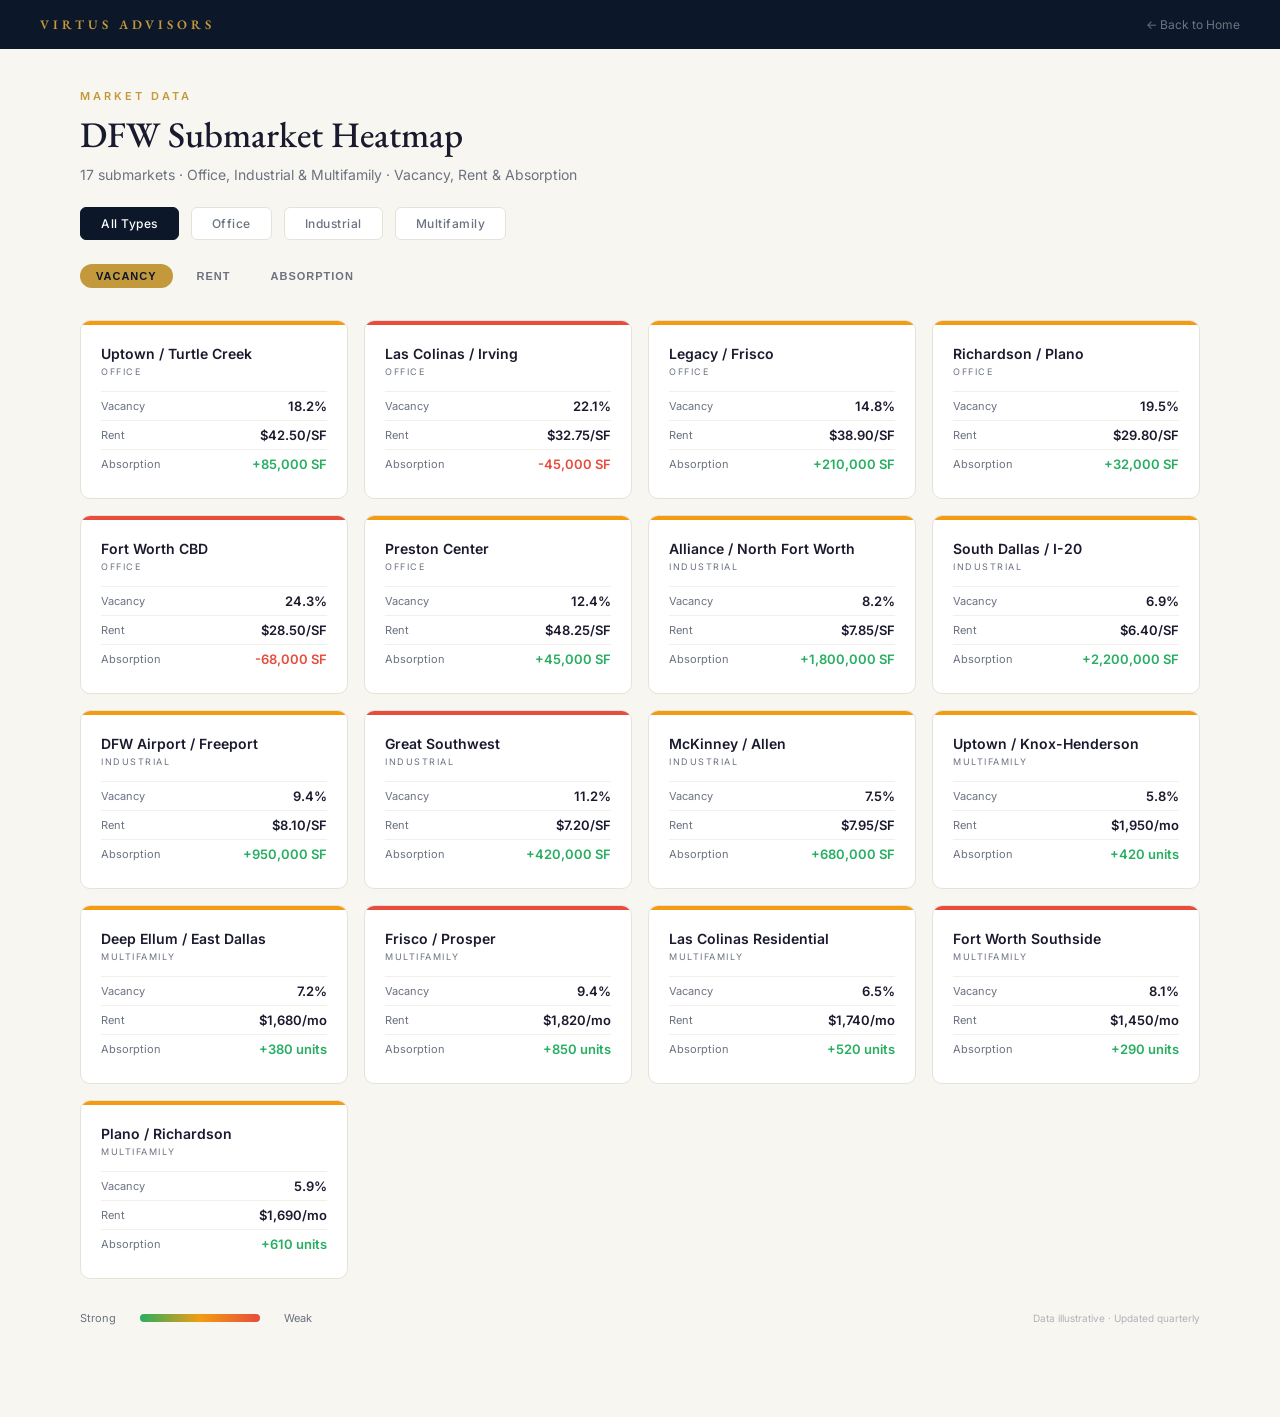
<file: website/heatmap.html>
<!DOCTYPE html>
<html lang="en">
<head>
<meta charset="utf-8">
<meta name="viewport" content="width=device-width, initial-scale=1.0">
<title>DFW Submarket Heatmap — Virtus Advisors</title>
<link href="https://fonts.googleapis.com/css2?family=EB+Garamond:wght@400;500;600;700&family=Inter:wght@300;400;500;600;700&display=swap" rel="stylesheet">
<style>
  :root {
    --navy: #0C1829;
    --navy-light: #1A2A4A;
    --gold: #C4993C;
    --cream: #F8F6F1;
    --white: #FFFFFF;
    --text: #1A1A2E;
    --text-muted: #6B7280;
    --border: #E5E2DA;
    --green: #27AE60;
    --red: #E74C3C;
    --yellow: #F39C12;
  }

  * { margin: 0; padding: 0; box-sizing: border-box; }

  body {
    font-family: 'Inter', sans-serif;
    background: var(--cream);
    color: var(--text);
    -webkit-font-smoothing: antialiased;
  }

  /* ── NAV ── */
  nav {
    background: var(--navy);
    padding: 16px 40px;
    display: flex;
    justify-content: space-between;
    align-items: center;
  }

  .nav-logo {
    font-family: 'EB Garamond', serif;
    font-size: 13px;
    letter-spacing: 4px;
    color: var(--gold);
    font-weight: 600;
    text-decoration: none;
  }

  .nav-back {
    font-size: 12px;
    color: rgba(255,255,255,0.4);
    text-decoration: none;
  }
  .nav-back:hover { color: var(--gold); }

  /* ── HEADER ── */
  .page-header {
    max-width: 1200px;
    margin: 0 auto;
    padding: 40px 40px 24px;
  }

  .page-header .tag {
    font-size: 11px;
    letter-spacing: 3px;
    color: var(--gold);
    font-weight: 600;
    margin-bottom: 8px;
  }

  .page-header h1 {
    font-family: 'EB Garamond', serif;
    font-size: 36px;
    font-weight: 500;
    margin-bottom: 8px;
  }

  .page-header p {
    font-size: 14px;
    color: var(--text-muted);
  }

  /* ── CONTROLS ── */
  .controls {
    max-width: 1200px;
    margin: 0 auto;
    padding: 0 40px 24px;
    display: flex;
    gap: 12px;
    flex-wrap: wrap;
  }

  .control-btn {
    font-family: 'Inter', sans-serif;
    font-size: 12px;
    font-weight: 500;
    letter-spacing: 0.5px;
    padding: 8px 20px;
    border-radius: 6px;
    border: 1px solid var(--border);
    background: var(--white);
    color: var(--text-muted);
    cursor: pointer;
    transition: all 0.2s;
  }

  .control-btn.active {
    background: var(--navy);
    color: var(--white);
    border-color: var(--navy);
  }

  .control-btn:hover:not(.active) {
    border-color: var(--gold);
    color: var(--gold);
  }

  /* ── METRIC SELECTOR ── */
  .metric-pills {
    max-width: 1200px;
    margin: 0 auto;
    padding: 0 40px 32px;
    display: flex;
    gap: 8px;
  }

  .metric-pill {
    font-size: 11px;
    font-weight: 600;
    letter-spacing: 1px;
    padding: 6px 16px;
    border-radius: 20px;
    border: none;
    cursor: pointer;
    transition: all 0.2s;
    background: transparent;
    color: var(--text-muted);
  }

  .metric-pill.active {
    background: var(--gold);
    color: var(--navy);
  }

  /* ── HEATMAP GRID ── */
  .heatmap-container {
    max-width: 1200px;
    margin: 0 auto;
    padding: 0 40px;
  }

  .heatmap-grid {
    display: grid;
    grid-template-columns: repeat(auto-fill, minmax(220px, 1fr));
    gap: 16px;
  }

  .submarket-card {
    background: var(--white);
    border: 1px solid var(--border);
    border-radius: 10px;
    padding: 20px;
    cursor: pointer;
    transition: all 0.2s;
    position: relative;
    overflow: hidden;
  }

  .submarket-card:hover {
    transform: translateY(-2px);
    box-shadow: 0 6px 20px rgba(12,24,41,0.08);
  }

  .submarket-card .heat-bar {
    position: absolute;
    top: 0; left: 0; right: 0;
    height: 4px;
    border-radius: 10px 10px 0 0;
  }

  .submarket-name {
    font-size: 14px;
    font-weight: 600;
    color: var(--text);
    margin-bottom: 4px;
    margin-top: 4px;
  }

  .submarket-type {
    font-size: 9px;
    letter-spacing: 1.5px;
    color: var(--text-muted);
    margin-bottom: 14px;
    text-transform: uppercase;
  }

  .metric-row {
    display: flex;
    justify-content: space-between;
    align-items: center;
    padding: 6px 0;
    border-top: 1px solid rgba(229,226,218,0.5);
  }

  .metric-label {
    font-size: 11px;
    color: var(--text-muted);
  }

  .metric-value {
    font-size: 13px;
    font-weight: 600;
    color: var(--text);
  }

  .metric-value.positive { color: var(--green); }
  .metric-value.negative { color: var(--red); }

  /* ── LEGEND ── */
  .legend {
    max-width: 1200px;
    margin: 32px auto;
    padding: 0 40px 60px;
    display: flex;
    align-items: center;
    gap: 24px;
    font-size: 11px;
    color: var(--text-muted);
  }

  .legend-bar {
    width: 120px;
    height: 8px;
    border-radius: 4px;
    background: linear-gradient(90deg, var(--green), var(--yellow), var(--red));
  }

  @media (max-width: 768px) {
    .heatmap-grid { grid-template-columns: 1fr; }
    .controls, .metric-pills { padding: 0 20px 16px; }
    .page-header, .heatmap-container, .legend { padding-left: 20px; padding-right: 20px; }
  }
</style>
</head>
<body>

<nav>
  <a href="index.html" class="nav-logo">VIRTUS ADVISORS</a>
  <a href="index.html" class="nav-back">← Back to Home</a>
</nav>

<div class="page-header">
  <div class="tag">MARKET DATA</div>
  <h1>DFW Submarket Heatmap</h1>
  <p>17 submarkets · Office, Industrial & Multifamily · Vacancy, Rent & Absorption</p>
</div>

<div class="controls">
  <button class="control-btn active" data-type="all">All Types</button>
  <button class="control-btn" data-type="office">Office</button>
  <button class="control-btn" data-type="industrial">Industrial</button>
  <button class="control-btn" data-type="multifamily">Multifamily</button>
</div>

<div class="metric-pills">
  <button class="metric-pill active" data-metric="vacancy">VACANCY</button>
  <button class="metric-pill" data-metric="rent">RENT</button>
  <button class="metric-pill" data-metric="absorption">ABSORPTION</button>
</div>

<div class="heatmap-container">
  <div class="heatmap-grid" id="heatmapGrid"></div>
</div>

<div class="legend">
  <span>Strong</span>
  <div class="legend-bar"></div>
  <span>Weak</span>
  <span style="margin-left:auto;font-size:10px;opacity:0.5;">Data illustrative · Updated quarterly</span>
</div>

<script>
const SUBMARKETS = [
  { name: "Uptown / Turtle Creek", type: "office", vacancy: 18.2, rent: 42.50, absorption: 85000, trend: "stable" },
  { name: "Las Colinas / Irving", type: "office", vacancy: 22.1, rent: 32.75, absorption: -45000, trend: "declining" },
  { name: "Legacy / Frisco", type: "office", vacancy: 14.8, rent: 38.90, absorption: 210000, trend: "improving" },
  { name: "Richardson / Plano", type: "office", vacancy: 19.5, rent: 29.80, absorption: 32000, trend: "stable" },
  { name: "Fort Worth CBD", type: "office", vacancy: 24.3, rent: 28.50, absorption: -68000, trend: "declining" },
  { name: "Preston Center", type: "office", vacancy: 12.4, rent: 48.25, absorption: 45000, trend: "improving" },
  { name: "Alliance / North Fort Worth", type: "industrial", vacancy: 8.2, rent: 7.85, absorption: 1800000, trend: "improving" },
  { name: "South Dallas / I-20", type: "industrial", vacancy: 6.9, rent: 6.40, absorption: 2200000, trend: "improving" },
  { name: "DFW Airport / Freeport", type: "industrial", vacancy: 9.4, rent: 8.10, absorption: 950000, trend: "stable" },
  { name: "Great Southwest", type: "industrial", vacancy: 11.2, rent: 7.20, absorption: 420000, trend: "stable" },
  { name: "McKinney / Allen", type: "industrial", vacancy: 7.5, rent: 7.95, absorption: 680000, trend: "improving" },
  { name: "Uptown / Knox-Henderson", type: "multifamily", vacancy: 5.8, rent: 1950, absorption: 420, trend: "stable" },
  { name: "Deep Ellum / East Dallas", type: "multifamily", vacancy: 7.2, rent: 1680, absorption: 380, trend: "improving" },
  { name: "Frisco / Prosper", type: "multifamily", vacancy: 9.4, rent: 1820, absorption: 850, trend: "declining" },
  { name: "Las Colinas Residential", type: "multifamily", vacancy: 6.5, rent: 1740, absorption: 520, trend: "stable" },
  { name: "Fort Worth Southside", type: "multifamily", vacancy: 8.1, rent: 1450, absorption: 290, trend: "stable" },
  { name: "Plano / Richardson", type: "multifamily", vacancy: 5.9, rent: 1690, absorption: 610, trend: "improving" }
];

let activeType = 'all';
let activeMetric = 'vacancy';

function getHeatColor(value, metric, type) {
  let norm;
  if (metric === 'vacancy') {
    if (type === 'industrial') norm = Math.min(value / 15, 1);
    else if (type === 'multifamily') norm = Math.min(value / 12, 1);
    else norm = Math.min(value / 30, 1);
  } else if (metric === 'rent') {
    norm = 1 - Math.min(value / (type === 'multifamily' ? 2200 : type === 'office' ? 55 : 10), 1);
  } else {
    norm = value > 0 ? 0 : 1;
  }
  
  if (norm < 0.33) return '#27AE60';
  if (norm < 0.66) return '#F39C12';
  return '#E74C3C';
}

function formatMetric(value, metric, type) {
  if (metric === 'vacancy') return value.toFixed(1) + '%';
  if (metric === 'rent') return type === 'multifamily' ? '$' + value.toLocaleString() + '/mo' : '$' + value.toFixed(2) + '/SF';
  return (value >= 0 ? '+' : '') + value.toLocaleString() + (type === 'multifamily' ? ' units' : ' SF');
}

function renderGrid() {
  const grid = document.getElementById('heatmapGrid');
  const filtered = SUBMARKETS.filter(s => activeType === 'all' || s.type === activeType);
  
  grid.innerHTML = filtered.map(s => {
    const heatColor = getHeatColor(
      activeMetric === 'vacancy' ? s.vacancy : activeMetric === 'rent' ? s.rent : s.absorption,
      activeMetric, s.type
    );
    const typeLabel = s.type.charAt(0).toUpperCase() + s.type.slice(1);
    const absClass = s.absorption >= 0 ? 'positive' : 'negative';
    
    return `
    <div class="submarket-card">
      <div class="heat-bar" style="background:${heatColor};"></div>
      <div class="submarket-name">${s.name}</div>
      <div class="submarket-type">${typeLabel}</div>
      <div class="metric-row">
        <span class="metric-label">Vacancy</span>
        <span class="metric-value">${s.vacancy.toFixed(1)}%</span>
      </div>
      <div class="metric-row">
        <span class="metric-label">Rent</span>
        <span class="metric-value">${formatMetric(s.rent, 'rent', s.type)}</span>
      </div>
      <div class="metric-row">
        <span class="metric-label">Absorption</span>
        <span class="metric-value ${absClass}">${formatMetric(s.absorption, 'absorption', s.type)}</span>
      </div>
    </div>`;
  }).join('');
}

// Event listeners
document.querySelectorAll('.control-btn').forEach(btn => {
  btn.addEventListener('click', () => {
    document.querySelectorAll('.control-btn').forEach(b => b.classList.remove('active'));
    btn.classList.add('active');
    activeType = btn.dataset.type;
    renderGrid();
  });
});

document.querySelectorAll('.metric-pill').forEach(pill => {
  pill.addEventListener('click', () => {
    document.querySelectorAll('.metric-pill').forEach(p => p.classList.remove('active'));
    pill.classList.add('active');
    activeMetric = pill.dataset.metric;
    renderGrid();
  });
});

renderGrid();
</script>

</body>
</html>
</file>
<file: styles.css>
/* ============================================================
   Virtus Advisors — Shared Stylesheet
   ============================================================ */

/* ---------- Reset & Base ---------- */
*, *::before, *::after {
  box-sizing: border-box;
  margin: 0;
  padding: 0;
}

:root {
  --bg:          #0a0d14;
  --bg-surface:  #111520;
  --bg-card:     #161b28;
  --border:      #1e2535;
  --gold:        #c9a84c;
  --gold-light:  #e2c27a;
  --gold-dim:    rgba(201,168,76,0.15);
  --text:        #e8eaf0;
  --text-muted:  #8a92a8;
  --white:       #ffffff;
  --font:        'Inter', system-ui, -apple-system, sans-serif;
  --nav-h:       68px;
  --radius:      8px;
  --transition:  0.22s ease;
}

html { scroll-behavior: smooth; }

body {
  background: var(--bg);
  color: var(--text);
  font-family: var(--font);
  font-size: 16px;
  line-height: 1.65;
  -webkit-font-smoothing: antialiased;
}

a {
  color: var(--gold);
  text-decoration: none;
  transition: color var(--transition);
}
a:hover { color: var(--gold-light); }

img { display: block; max-width: 100%; }

h1, h2, h3, h4 {
  line-height: 1.2;
  font-weight: 700;
  color: var(--white);
}

/* ---------- Typography Scale ---------- */
.text-xs   { font-size: 0.78rem; }
.text-sm   { font-size: 0.9rem; }
.text-lg   { font-size: 1.15rem; }
.text-xl   { font-size: 1.35rem; }
.text-muted { color: var(--text-muted); }

/* ---------- Layout Utilities ---------- */
.container {
  max-width: 1140px;
  margin: 0 auto;
  padding: 0 24px;
}

.section {
  padding: 96px 0;
}

.section-sm {
  padding: 64px 0;
}

/* ---------- Navigation ---------- */
.nav {
  position: fixed;
  top: 0;
  left: 0;
  right: 0;
  z-index: 100;
  height: var(--nav-h);
  background: rgba(10, 13, 20, 0.92);
  backdrop-filter: blur(12px);
  border-bottom: 1px solid var(--border);
  display: flex;
  align-items: center;
}

.nav-inner {
  display: flex;
  align-items: center;
  justify-content: space-between;
  width: 100%;
  max-width: 1140px;
  margin: 0 auto;
  padding: 0 24px;
}

.nav-brand {
  font-size: 1.1rem;
  font-weight: 700;
  color: var(--white);
  letter-spacing: 0.04em;
  text-transform: uppercase;
}
.nav-brand span { color: var(--gold); }

.nav-links {
  display: flex;
  gap: 36px;
  list-style: none;
}

.nav-links a {
  color: var(--text-muted);
  font-size: 0.9rem;
  font-weight: 500;
  letter-spacing: 0.03em;
  transition: color var(--transition);
}
.nav-links a:hover,
.nav-links a.active { color: var(--white); }

.nav-cta {
  background: var(--gold);
  color: #0a0d14 !important;
  padding: 8px 20px;
  border-radius: var(--radius);
  font-weight: 600 !important;
}
.nav-cta:hover { background: var(--gold-light); color: #0a0d14 !important; }

/* Hamburger */
.nav-toggle {
  display: none;
  flex-direction: column;
  gap: 5px;
  cursor: pointer;
  background: none;
  border: none;
  padding: 4px;
}
.nav-toggle span {
  display: block;
  width: 24px;
  height: 2px;
  background: var(--text);
  border-radius: 2px;
  transition: all var(--transition);
}
.nav-toggle.open span:nth-child(1) { transform: translateY(7px) rotate(45deg); }
.nav-toggle.open span:nth-child(2) { opacity: 0; }
.nav-toggle.open span:nth-child(3) { transform: translateY(-7px) rotate(-45deg); }

/* Mobile nav */
@media (max-width: 768px) {
  .nav-toggle { display: flex; }

  .nav-links {
    display: none;
    position: absolute;
    top: var(--nav-h);
    left: 0;
    right: 0;
    background: var(--bg-surface);
    border-bottom: 1px solid var(--border);
    flex-direction: column;
    gap: 0;
    padding: 16px 0;
  }
  .nav-links.open { display: flex; }
  .nav-links li a {
    display: block;
    padding: 12px 24px;
    font-size: 1rem;
  }
  .nav-cta { margin: 8px 24px; text-align: center; }
}

/* ---------- Buttons ---------- */
.btn {
  display: inline-block;
  padding: 14px 32px;
  border-radius: var(--radius);
  font-weight: 600;
  font-size: 0.95rem;
  cursor: pointer;
  transition: all var(--transition);
  letter-spacing: 0.02em;
  border: none;
}

.btn-primary {
  background: var(--gold);
  color: #0a0d14;
}
.btn-primary:hover {
  background: var(--gold-light);
  color: #0a0d14;
  transform: translateY(-1px);
  box-shadow: 0 8px 24px rgba(201,168,76,0.25);
}

.btn-outline {
  background: transparent;
  color: var(--gold);
  border: 1px solid var(--gold);
}
.btn-outline:hover {
  background: var(--gold-dim);
  color: var(--gold-light);
  transform: translateY(-1px);
}

.btn-ghost {
  background: transparent;
  color: var(--text);
  border: 1px solid var(--border);
}
.btn-ghost:hover {
  border-color: var(--text-muted);
  color: var(--white);
}

/* ---------- Cards ---------- */
.card {
  background: var(--bg-card);
  border: 1px solid var(--border);
  border-radius: 12px;
  padding: 40px;
  transition: border-color var(--transition), box-shadow var(--transition);
}
.card:hover {
  border-color: rgba(201,168,76,0.3);
  box-shadow: 0 8px 32px rgba(0,0,0,0.4);
}

/* ---------- Section Labels ---------- */
.eyebrow {
  display: inline-block;
  font-size: 0.78rem;
  font-weight: 600;
  letter-spacing: 0.12em;
  text-transform: uppercase;
  color: var(--gold);
  margin-bottom: 16px;
}

/* ---------- Divider ---------- */
.divider {
  height: 1px;
  background: var(--border);
  margin: 0;
}

/* ---------- Page Header (inner pages) ---------- */
.page-header {
  padding-top: calc(var(--nav-h) + 80px);
  padding-bottom: 64px;
  background: linear-gradient(180deg, var(--bg-surface) 0%, var(--bg) 100%);
  border-bottom: 1px solid var(--border);
  text-align: center;
}

.page-header h1 {
  font-size: clamp(2rem, 5vw, 3.2rem);
  margin-bottom: 16px;
}

.page-header p {
  font-size: 1.1rem;
  color: var(--text-muted);
  max-width: 600px;
  margin: 0 auto;
}

/* ---------- Footer ---------- */
.footer {
  background: var(--bg-surface);
  border-top: 1px solid var(--border);
  padding: 48px 0;
}

.footer-inner {
  display: flex;
  flex-direction: column;
  align-items: center;
  gap: 20px;
  text-align: center;
}

.footer-brand {
  font-size: 1rem;
  font-weight: 700;
  color: var(--white);
  letter-spacing: 0.05em;
  text-transform: uppercase;
}
.footer-brand span { color: var(--gold); }

.footer-contact {
  display: flex;
  gap: 32px;
  flex-wrap: wrap;
  justify-content: center;
}

.footer-contact a {
  color: var(--text-muted);
  font-size: 0.9rem;
  transition: color var(--transition);
}
.footer-contact a:hover { color: var(--gold); }

.footer-copy {
  font-size: 0.8rem;
  color: var(--text-muted);
}

/* ---------- Lists ---------- */
.check-list {
  list-style: none;
  display: flex;
  flex-direction: column;
  gap: 12px;
}
.check-list li {
  display: flex;
  align-items: flex-start;
  gap: 12px;
  font-size: 0.95rem;
  color: var(--text);
}
.check-list li::before {
  content: '';
  display: inline-block;
  width: 18px;
  height: 18px;
  min-width: 18px;
  background: var(--gold-dim);
  border: 1px solid var(--gold);
  border-radius: 50%;
  background-image: url("data:image/svg+xml,%3Csvg xmlns='http://www.w3.org/2000/svg' viewBox='0 0 12 12'%3E%3Cpath d='M2 6l3 3 5-5' stroke='%23c9a84c' stroke-width='1.8' fill='none' stroke-linecap='round' stroke-linejoin='round'/%3E%3C/svg%3E");
  background-size: 12px;
  background-repeat: no-repeat;
  background-position: center;
  margin-top: 2px;
}

/* ---------- Tag Chips ---------- */
.chip {
  display: inline-block;
  background: var(--gold-dim);
  border: 1px solid rgba(201,168,76,0.25);
  color: var(--gold-light);
  font-size: 0.78rem;
  font-weight: 500;
  padding: 4px 12px;
  border-radius: 20px;
  letter-spacing: 0.03em;
}

/* ---------- Forms ---------- */
.form-group {
  display: flex;
  flex-direction: column;
  gap: 6px;
}

.form-group label {
  font-size: 0.88rem;
  font-weight: 500;
  color: var(--text-muted);
  letter-spacing: 0.02em;
}

.form-group input,
.form-group textarea,
.form-group select {
  background: var(--bg-surface);
  border: 1px solid var(--border);
  border-radius: var(--radius);
  color: var(--text);
  font-family: var(--font);
  font-size: 0.95rem;
  padding: 12px 16px;
  transition: border-color var(--transition), box-shadow var(--transition);
  width: 100%;
  outline: none;
}

.form-group input:focus,
.form-group textarea:focus {
  border-color: var(--gold);
  box-shadow: 0 0 0 3px rgba(201,168,76,0.1);
}

.form-group textarea { resize: vertical; min-height: 140px; }

/* ---------- Badge / Status ---------- */
.badge {
  display: inline-flex;
  align-items: center;
  gap: 6px;
  font-size: 0.8rem;
  font-weight: 600;
  padding: 4px 12px;
  border-radius: 20px;
}
.badge-soon {
  background: rgba(201,168,76,0.12);
  color: var(--gold);
  border: 1px solid rgba(201,168,76,0.3);
}
.badge-soon::before {
  content: '';
  width: 6px;
  height: 6px;
  border-radius: 50%;
  background: var(--gold);
  animation: pulse-dot 2s infinite;
}
@keyframes pulse-dot {
  0%, 100% { opacity: 1; }
  50% { opacity: 0.3; }
}

/* ---------- Grid Helpers ---------- */
.grid-2 {
  display: grid;
  grid-template-columns: 1fr 1fr;
  gap: 32px;
}

.grid-3 {
  display: grid;
  grid-template-columns: repeat(3, 1fr);
  gap: 24px;
}

@media (max-width: 900px) {
  .grid-3 { grid-template-columns: 1fr 1fr; }
}
@media (max-width: 600px) {
  .grid-2, .grid-3 { grid-template-columns: 1fr; }
}

/* ---------- Misc Utilities ---------- */
.text-center { text-align: center; }
.mt-8 { margin-top: 8px; }
.mt-16 { margin-top: 16px; }
.mt-24 { margin-top: 24px; }
.mt-32 { margin-top: 32px; }
.mt-48 { margin-top: 48px; }
.mb-8 { margin-bottom: 8px; }
.mb-16 { margin-bottom: 16px; }
.mb-24 { margin-bottom: 24px; }
.mb-32 { margin-bottom: 32px; }
.mb-48 { margin-bottom: 48px; }

.page-offset { padding-top: var(--nav-h); }

/* ---------- Icon Boxes ---------- */
.icon-box {
  width: 56px;
  height: 56px;
  border-radius: 12px;
  background: var(--gold-dim);
  border: 1px solid rgba(201,168,76,0.25);
  display: flex;
  align-items: center;
  justify-content: center;
  font-size: 1.5rem;
  margin-bottom: 20px;
}

/* ---------- Highlight Bar ---------- */
.highlight-bar {
  border-left: 3px solid var(--gold);
  padding-left: 20px;
}

/* ---------- Stat Block ---------- */
.stat-block {
  text-align: center;
}
.stat-block .stat-num {
  font-size: 2.5rem;
  font-weight: 700;
  color: var(--gold);
  line-height: 1;
}
.stat-block .stat-label {
  font-size: 0.85rem;
  color: var(--text-muted);
  margin-top: 6px;
}
</file>
